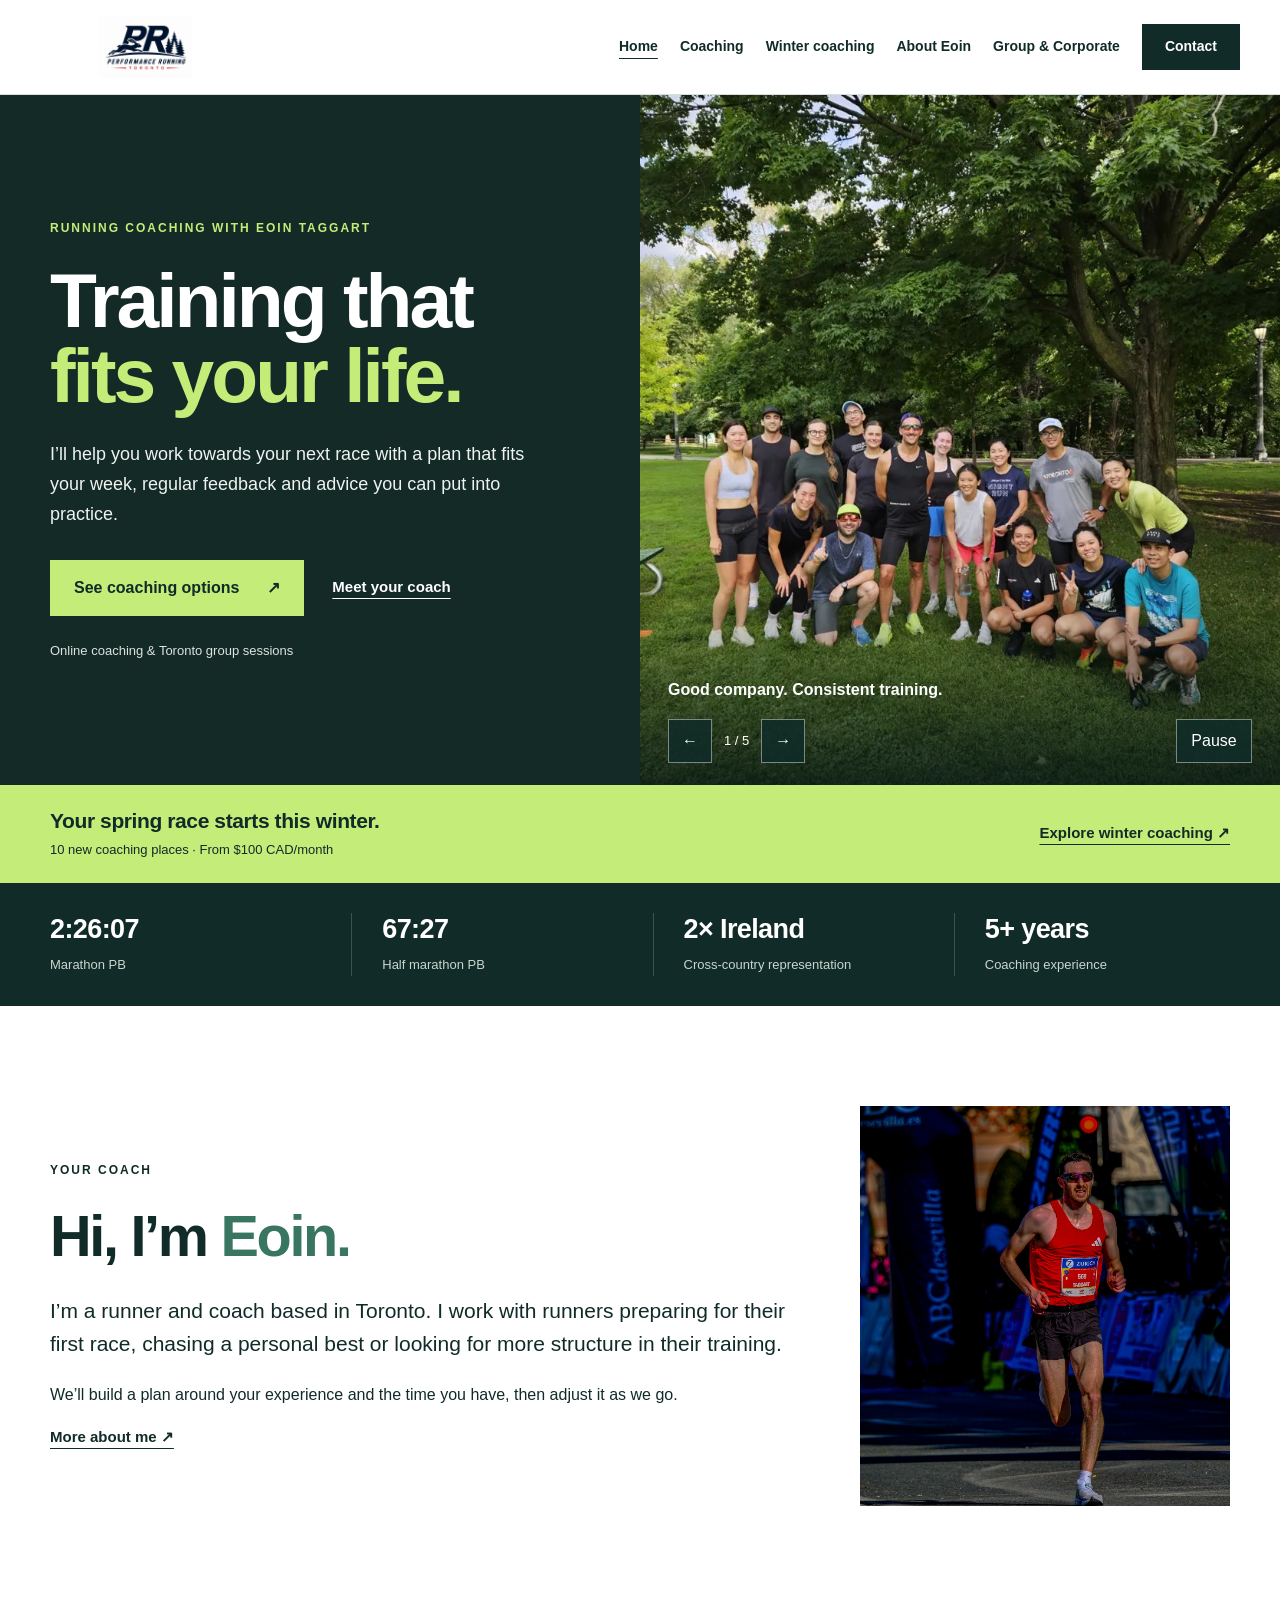
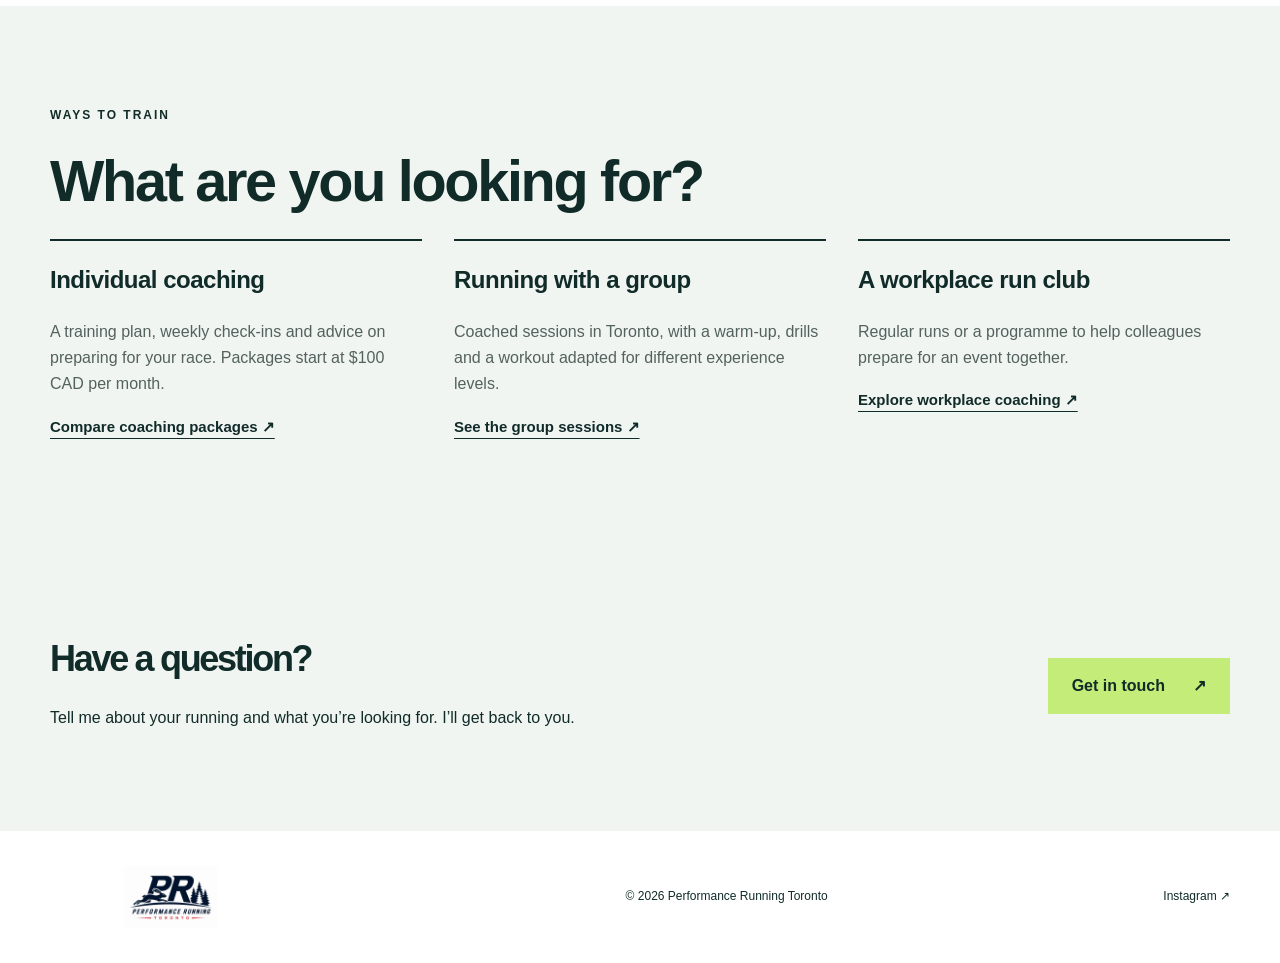
<file: index.html>
<!DOCTYPE html>

<html lang="en-CA">
<head>
<meta charset="utf-8"/>
<meta content="width=device-width, initial-scale=1" name="viewport"/>
<meta content="#102b28" name="theme-color"/>
<title>Running coaching with Eoin Taggart | Performance Running Toronto</title>
<meta content="Individual running coaching, Toronto group sessions and workplace run clubs with Eoin Taggart. Find the support that suits your running." name="description"/>
<link href="https://performance-running.com/" rel="canonical"/>
<link href="/favicon.ico" rel="icon" sizes="any"/>
<meta content="website" property="og:type"/>
<meta content="Running coaching with Eoin Taggart | Performance Running Toronto" property="og:title"/>
<meta content="Individual running coaching, Toronto group sessions and workplace run clubs with Eoin Taggart. Find the support that suits your running." property="og:description"/>
<meta content="https://performance-running.com/" property="og:url"/>
<meta content="https://performance-running.com/images/prt-group-park.webp" property="og:image"/>
<meta content="summary_large_image" name="twitter:card"/>
<link as="image" href="/images/prt-group-park.webp" rel="preload"/>
<link href="/styles.css?v=winter-20261028" rel="stylesheet"/>
<script defer="" src="/script.js?v=media-20261028"></script>
<script defer src="/hero.js?v=autorotate-20261028"></script>
<script type="application/ld+json">
  {"@context":"https://schema.org","@type":"Organization","name":"Performance Running Toronto","url":"https://performance-running.com/","logo":"https://performance-running.com/logo.png","sameAs":["https://www.instagram.com/pr_toronto/"],"founder":{"@type":"Person","name":"Eoin Taggart"},"description":"Personalized running coaching, online training plans and Toronto group sessions."}
  </script>
</head>
<body>
<a class="skip-link" href="#main">Skip to content</a>
<header class="header">
<a aria-label="Performance Running Toronto home" class="brand" href="/"><img alt="Performance Running Toronto" class="brand-logo" src="/Updated_Logo_2026.png"/></a>
<button aria-controls="navigation" aria-expanded="false" class="menu-toggle" hidden="" type="button">Menu <span aria-hidden="true">☰</span></button>
<nav aria-label="Main navigation" id="navigation"><a aria-current="page" href="/">Home</a><a href="/coaching/">Coaching</a><a href="/winter-coaching/">Winter coaching</a><a href="/about/">About Eoin</a><a href="/group-corporate/">Group &amp; Corporate</a><a class="button button-small" href="/contact/">Contact</a></nav>
</header>
<main id="main"><section aria-labelledby="hero-title" class="hero hero-with-gallery" id="home">
<div class="hero-content wrap"><p class="eyebrow">RUNNING COACHING WITH EOIN TAGGART</p><h1 id="hero-title">Training that<br/><em>fits your life.</em></h1><p class="hero-intro">I’ll help you work towards your next race with a plan that fits your week, regular feedback and advice you can put into practice.</p><div class="actions"><a class="button" href="/coaching/">See coaching options <span aria-hidden="true">↗</span></a><a class="text-link" href="/about/">Meet your coach</a></div><p class="hero-note">Online coaching &amp; Toronto group sessions</p></div>
<div class="hero-gallery" role="region" aria-roledescription="carousel" aria-label="Photos and videos from our running sessions" tabindex="0">
  <figure class="hero-slide" role="group" aria-roledescription="slide" aria-label="1 of 5">
    <img src="/images/prt-group-park.webp" alt="Runners together after a session in the park" width="1200" height="900" fetchpriority="high"/>
    <figcaption>Good company. Consistent training.</figcaption>
  </figure>
  <figure class="hero-slide" role="group" aria-roledescription="slide" aria-label="2 of 5" hidden>
    <video muted playsinline loop preload="none" poster="/images/prt-grass-poster.webp" aria-label="Runners training on the grass"><source data-src="/videos/prt-grass-session.mp4" type="video/mp4"/></video>
    <figcaption>Out on the grass.</figcaption>
  </figure>
  <figure class="hero-slide" role="group" aria-roledescription="slide" aria-label="3 of 5" hidden>
    <img src="/images/prt-sunrise-group.webp" alt="A group of runners under a colourful morning sky" width="900" height="1200" loading="lazy"/>
    <figcaption>Early starts, together.</figcaption>
  </figure>
  <figure class="hero-slide" role="group" aria-roledescription="slide" aria-label="4 of 5" hidden>
    <video muted playsinline loop preload="none" poster="/images/prt-road-poster.webp" aria-label="Runners gathering for a park road session"><source data-src="/videos/prt-road-session.mp4" type="video/mp4"/></video>
    <figcaption>A glimpse of a group session.</figcaption>
  </figure>
  <figure class="hero-slide" role="group" aria-roledescription="slide" aria-label="5 of 5" hidden>
    <img src="/images/prt-group-training.webp" alt="Runners lined up together beneath the trees after training" width="900" height="1200" loading="lazy"/>
    <figcaption>Putting in the work.</figcaption>
  </figure>
  <div class="hero-gallery-controls" hidden>
    <button type="button" data-hero-prev aria-label="Previous photo or video">←</button>
    <span data-hero-count aria-live="off">1 / 5</span>
    <button type="button" data-hero-next aria-label="Next photo or video">→</button>
    <button type="button" data-hero-pause>Pause</button>
  </div>
</div>
</section><aside class="winter-banner" aria-label="Winter coaching"><div class="wrap"><div><strong>Your spring race starts this winter.</strong><span>10 new coaching places · From $100 CAD/month</span></div><a class="text-link" href="/winter-coaching/">Explore winter coaching ↗</a></div></aside><div aria-label="Eoin’s running and coaching credentials" class="credentials"><div class="wrap stats"><div><strong>2:26:07</strong><span>Marathon PB</span></div><div><strong>67:27</strong><span>Half marathon PB</span></div><div><strong>2× Ireland</strong><span>Cross-country representation</span></div><div><strong>5+ years</strong><span>Coaching experience</span></div></div></div><section class="section wrap home-intro"><div><p class="eyebrow">YOUR COACH</p><h2>Hi, I’m <em>Eoin.</em></h2><p class="intro">I’m a runner and coach based in Toronto. I work with runners preparing for their first race, chasing a personal best or looking for more structure in their training.</p><p>We’ll build a plan around your experience and the time you have, then adjust it as we go.</p><a class="text-link dark-link" href="/about/">More about me ↗</a></div><img alt="Eoin Taggart running the Seville Marathon" height="2048" loading="lazy" src="/images/eoin-taggart-seville-marathon.jpg" width="1365"/></section>
<section class="section coaching"><div class="wrap"><p class="eyebrow">WAYS TO TRAIN</p><h2>What are you looking for?</h2><div class="home-options"><article><h3>Individual coaching</h3><p>A training plan, weekly check-ins and advice on preparing for your race. Packages start at $100 CAD per month.</p><a class="text-link dark-link" href="/coaching/">Compare coaching packages ↗</a></article><article><h3>Running with a group</h3><p>Coached sessions in Toronto, with a warm-up, drills and a workout adapted for different experience levels.</p><a class="text-link dark-link" href="/group-corporate/">See the group sessions ↗</a></article><article><h3>A workplace run club</h3><p>Regular runs or a programme to help colleagues prepare for an event together.</p><a class="text-link dark-link" href="/group-corporate/#corporate">Explore workplace coaching ↗</a></article></div></div></section><section class="section coaching"><div class="wrap page-cta"><div><h2>Have a question?</h2><p>Tell me about your running and what you’re looking for. I’ll get back to you.</p></div><a class="button" href="/contact/">Get in touch <span aria-hidden="true">↗</span></a></div></section></main>
<footer class="wrap"><a class="brand" href="/"><img alt="Performance Running Toronto" class="brand-logo" src="/Updated_Logo_2026.png"/></a><p>© <span id="year">2026</span> Performance Running Toronto</p><a href="https://www.instagram.com/pr_toronto/" rel="noopener noreferrer" target="_blank">Instagram ↗</a></footer>
</body>
</html>
</file>
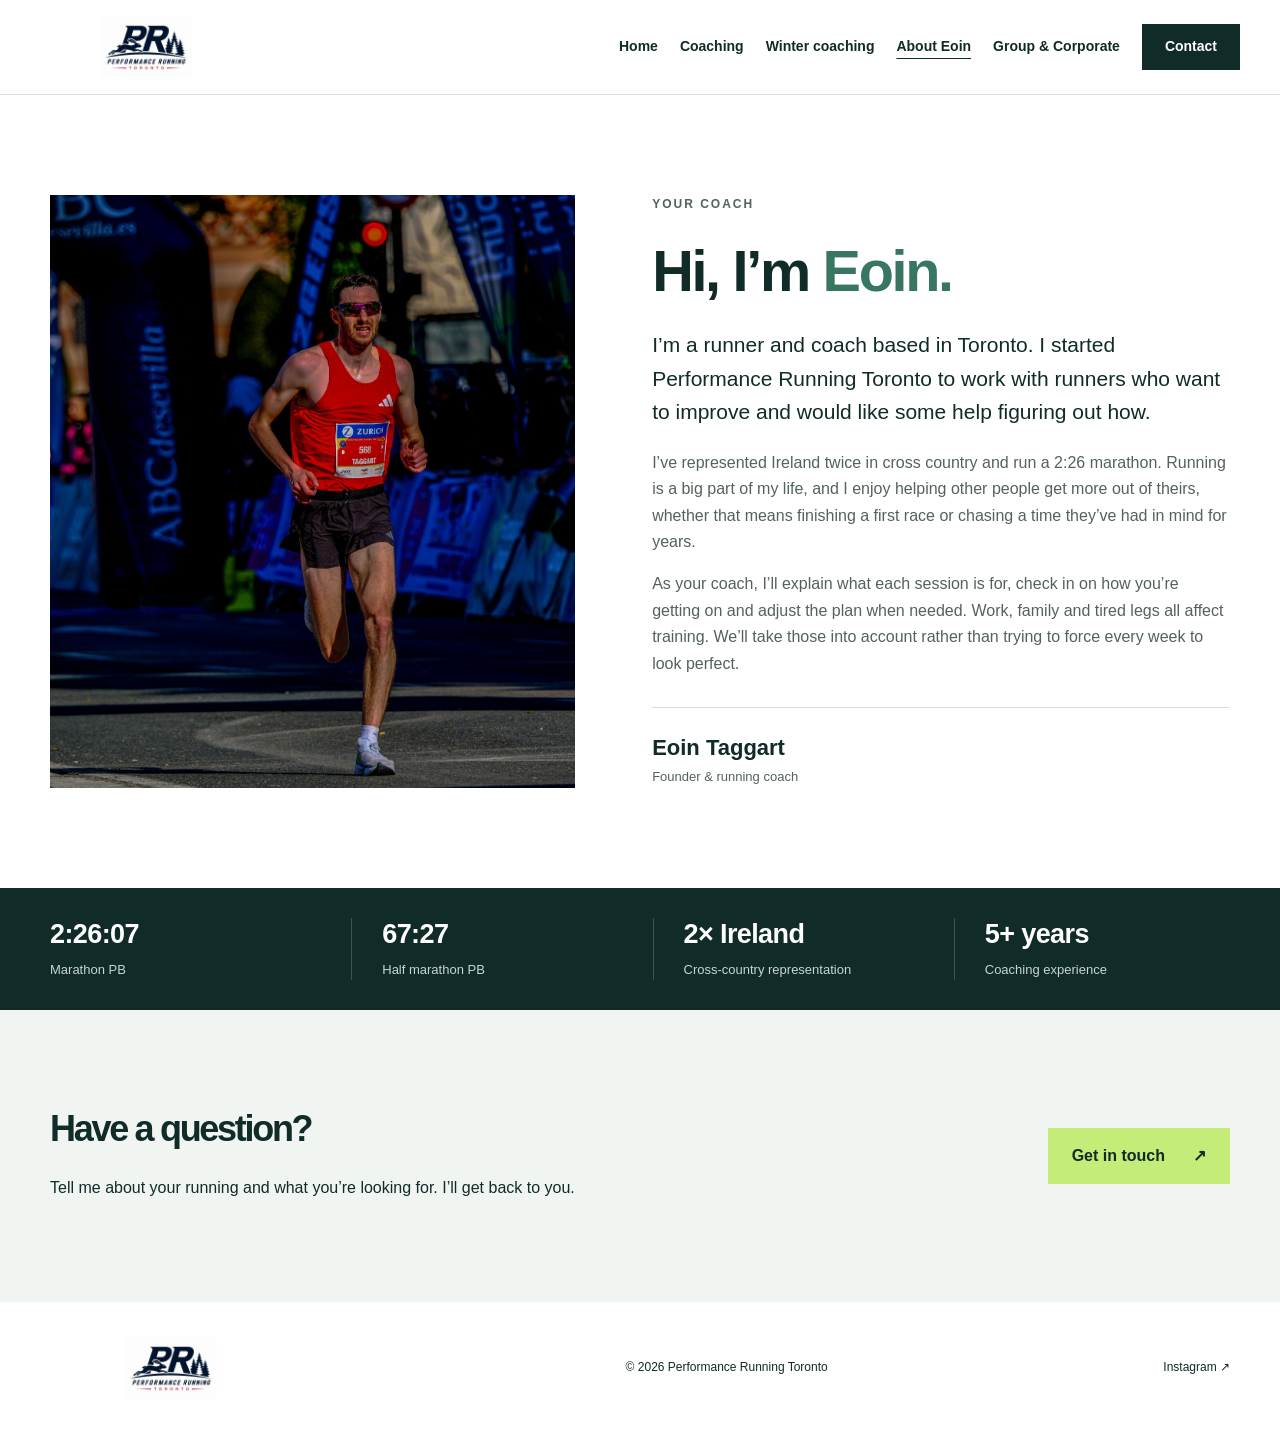
<file: about/index.html>
<!DOCTYPE html>

<html lang="en-CA">
<head>
<meta charset="utf-8"/>
<meta content="width=device-width, initial-scale=1" name="viewport"/>
<meta content="#102b28" name="theme-color"/>
<title>About Eoin | Performance Running Toronto</title>
<meta content="Meet Eoin Taggart, founder of Performance Running Toronto, Irish international runner and coach. Learn about his experience and approach to training." name="description"/>
<link href="https://performance-running.com/about/" rel="canonical"/>
<link href="/favicon.ico" rel="icon" sizes="any"/>
<meta content="website" property="og:type"/>
<meta content="About Eoin | Performance Running Toronto" property="og:title"/>
<meta content="Meet Eoin Taggart, founder of Performance Running Toronto, Irish international runner and coach. Learn about his experience and approach to training." property="og:description"/>
<meta content="https://performance-running.com/about/" property="og:url"/>
<meta content="https://performance-running.com/images/prt-hero.webp" property="og:image"/>
<meta content="summary_large_image" name="twitter:card"/>

<link href="/styles.css?v=winter-20261028" rel="stylesheet"/>
<script defer="" src="/script.js?v=pages-20261028"></script>
<script type="application/ld+json">
  {"@context":"https://schema.org","@type":"Organization","name":"Performance Running Toronto","url":"https://performance-running.com/","logo":"https://performance-running.com/logo.png","sameAs":["https://www.instagram.com/pr_toronto/"],"founder":{"@type":"Person","name":"Eoin Taggart"},"description":"Personalized running coaching, online training plans and Toronto group sessions."}
  </script>
</head>
<body>
<a class="skip-link" href="#main">Skip to content</a>
<header class="header">
<a aria-label="Performance Running Toronto home" class="brand" href="/"><img alt="Performance Running Toronto" class="brand-logo" src="/Updated_Logo_2026.png"/></a>
<button aria-controls="navigation" aria-expanded="false" class="menu-toggle" hidden="" type="button">Menu <span aria-hidden="true">☰</span></button>
<nav aria-label="Main navigation" id="navigation"><a href="/">Home</a><a href="/coaching/">Coaching</a><a href="/winter-coaching/">Winter coaching</a><a aria-current="page" href="/about/">About Eoin</a><a href="/group-corporate/">Group &amp; Corporate</a><a class="button button-small" href="/contact/">Contact</a></nav>
</header>
<main id="main"><section class="section wrap about about-with-photo" id="about"><figure class="coach-photo"><img alt="Eoin Taggart running the Seville Marathon in a red racing vest" decoding="async" height="2048" loading="lazy" src="/images/eoin-taggart-seville-marathon.jpg" width="1365"/></figure><div class="about-copy"><p class="eyebrow">YOUR COACH</p><h1 class="page-title">Hi, I’m <em>Eoin.</em></h1><p class="intro">I’m a runner and coach based in Toronto. I started Performance Running Toronto to work with runners who want to improve and would like some help figuring out how.</p><p>I’ve represented Ireland twice in cross country and run a 2:26 marathon. Running is a big part of my life, and I enjoy helping other people get more out of theirs, whether that means finishing a first race or chasing a time they’ve had in mind for years.</p><p>As your coach, I’ll explain what each session is for, check in on how you’re getting on and adjust the plan when needed. Work, family and tired legs all affect training. We’ll take those into account rather than trying to force every week to look perfect.</p><div class="signature">Eoin Taggart <span>Founder &amp; running coach</span></div></div></section><div aria-label="Eoin’s running and coaching credentials" class="credentials"><div class="wrap stats"><div><strong>2:26:07</strong><span>Marathon PB</span></div><div><strong>67:27</strong><span>Half marathon PB</span></div><div><strong>2× Ireland</strong><span>Cross-country representation</span></div><div><strong>5+ years</strong><span>Coaching experience</span></div></div></div><section class="section coaching"><div class="wrap page-cta"><div><h2>Have a question?</h2><p>Tell me about your running and what you’re looking for. I’ll get back to you.</p></div><a class="button" href="/contact/">Get in touch <span aria-hidden="true">↗</span></a></div></section></main>
<footer class="wrap"><a class="brand" href="/"><img alt="Performance Running Toronto" class="brand-logo" src="/Updated_Logo_2026.png"/></a><p>© <span id="year">2026</span> Performance Running Toronto</p><a href="https://www.instagram.com/pr_toronto/" rel="noopener noreferrer" target="_blank">Instagram ↗</a></footer>
</body>
</html>
</file>
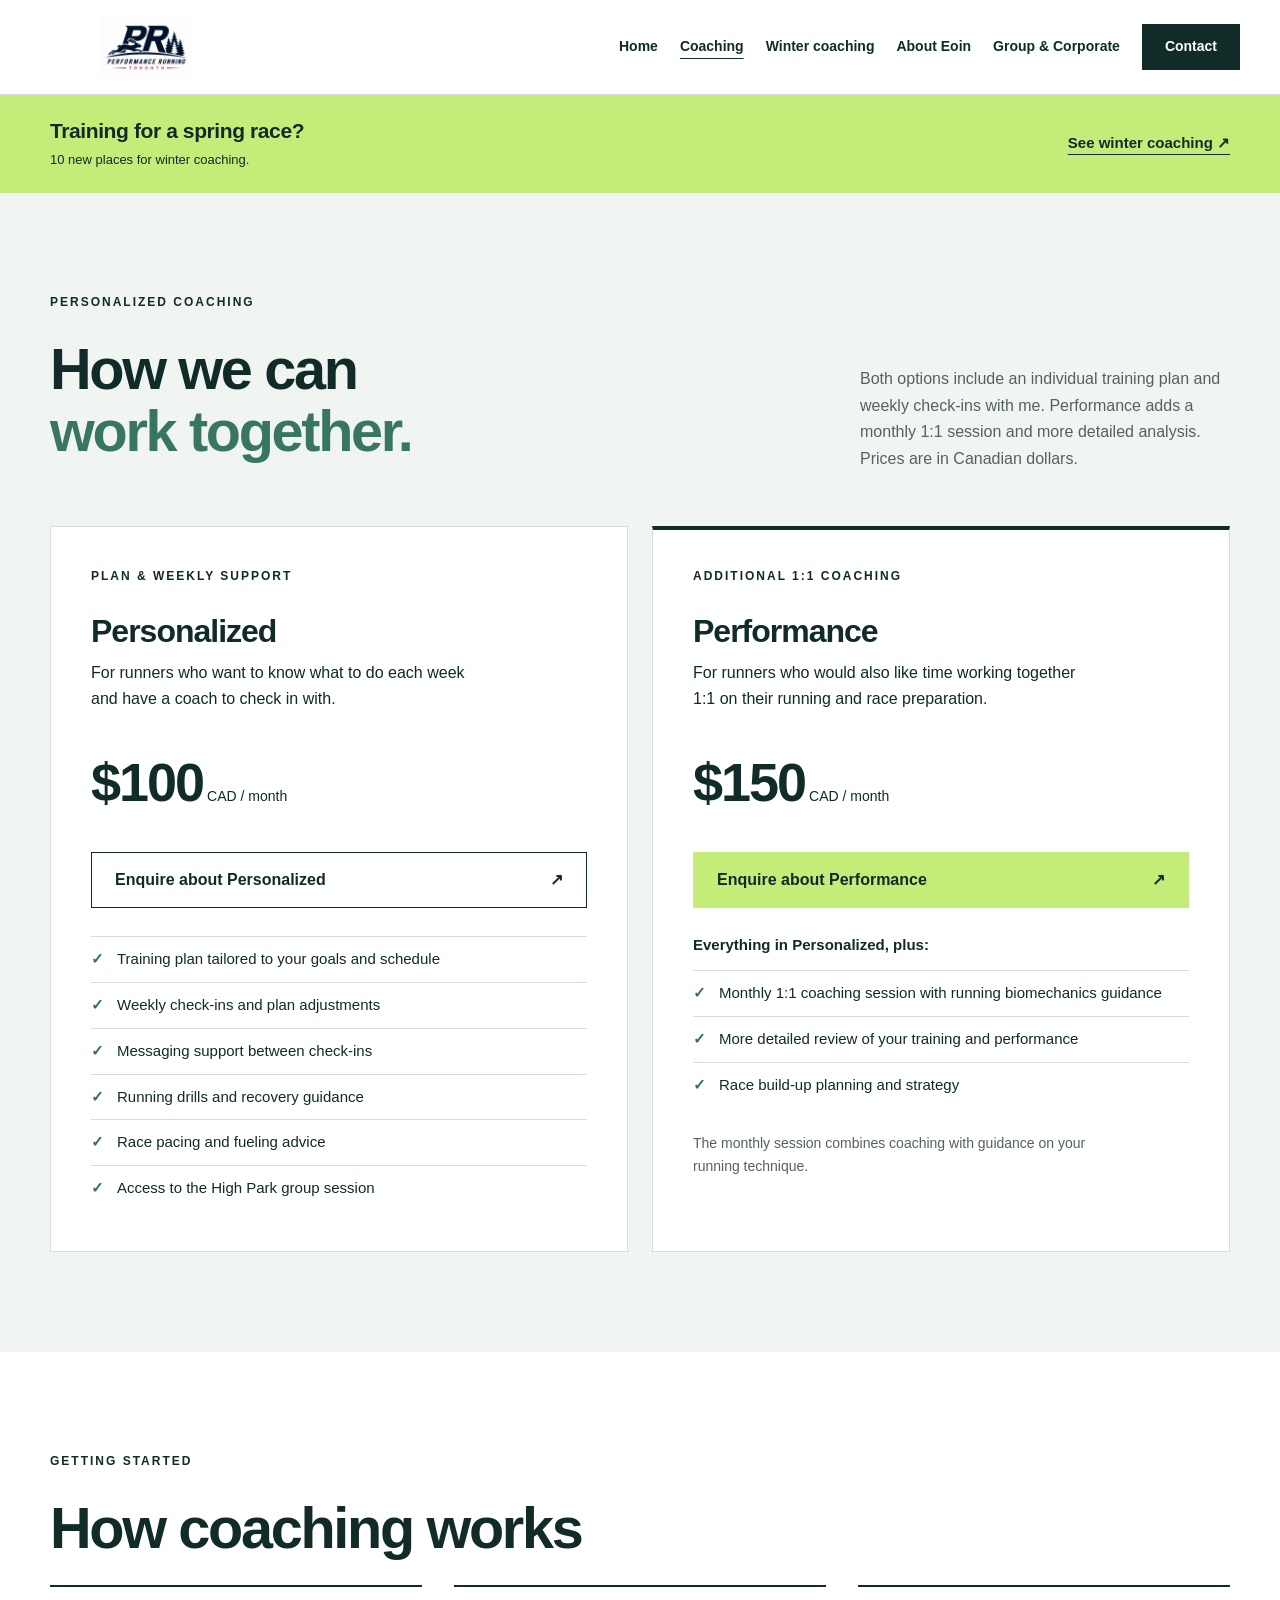
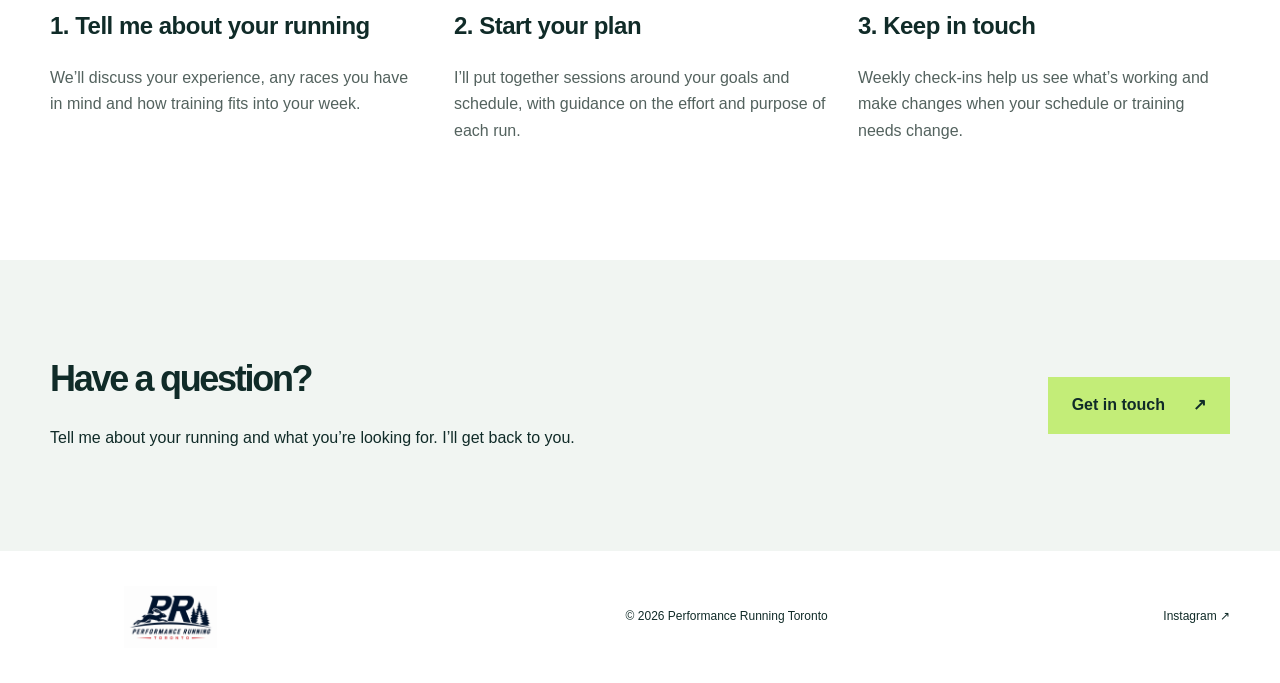
<file: coaching/index.html>
<!DOCTYPE html>

<html lang="en-CA">
<head>
<meta charset="utf-8"/>
<meta content="width=device-width, initial-scale=1" name="viewport"/>
<meta content="#102b28" name="theme-color"/>
<title>Personal running coaching | Performance Running Toronto</title>
<meta content="Compare Personalized coaching at $100 CAD/month and Performance coaching at $150 CAD/month. Individual plans, weekly check-ins and race preparation with Eoin." name="description"/>
<link href="https://performance-running.com/coaching/" rel="canonical"/>
<link href="/favicon.ico" rel="icon" sizes="any"/>
<meta content="website" property="og:type"/>
<meta content="Personal running coaching | Performance Running Toronto" property="og:title"/>
<meta content="Compare Personalized coaching at $100 CAD/month and Performance coaching at $150 CAD/month. Individual plans, weekly check-ins and race preparation with Eoin." property="og:description"/>
<meta content="https://performance-running.com/coaching/" property="og:url"/>
<meta content="https://performance-running.com/images/prt-hero.webp" property="og:image"/>
<meta content="summary_large_image" name="twitter:card"/>

<link href="/styles.css?v=winter-20261028" rel="stylesheet"/>
<script defer="" src="/script.js?v=pages-20261028"></script>
<script type="application/ld+json">
  {"@context":"https://schema.org","@type":"Organization","name":"Performance Running Toronto","url":"https://performance-running.com/","logo":"https://performance-running.com/logo.png","sameAs":["https://www.instagram.com/pr_toronto/"],"founder":{"@type":"Person","name":"Eoin Taggart"},"description":"Personalized running coaching, online training plans and Toronto group sessions."}
  </script>
</head>
<body>
<a class="skip-link" href="#main">Skip to content</a>
<header class="header">
<a aria-label="Performance Running Toronto home" class="brand" href="/"><img alt="Performance Running Toronto" class="brand-logo" src="/Updated_Logo_2026.png"/></a>
<button aria-controls="navigation" aria-expanded="false" class="menu-toggle" hidden="" type="button">Menu <span aria-hidden="true">☰</span></button>
<nav aria-label="Main navigation" id="navigation"><a href="/">Home</a><a aria-current="page" href="/coaching/">Coaching</a><a href="/winter-coaching/">Winter coaching</a><a href="/about/">About Eoin</a><a href="/group-corporate/">Group &amp; Corporate</a><a class="button button-small" href="/contact/">Contact</a></nav>
</header>
<main id="main"><aside class="winter-banner"><div class="wrap"><div><strong>Training for a spring race?</strong><span>10 new places for winter coaching.</span></div><a class="text-link" href="/winter-coaching/">See winter coaching ↗</a></div></aside><section class="coaching section" id="services"><div class="wrap"><div class="section-heading"><div><p class="eyebrow">PERSONALIZED COACHING</p><h1 class="page-title">How we can<br/><em>work together.</em></h1></div><p>Both options include an individual training plan and weekly check-ins with me. Performance adds a monthly 1:1 session and more detailed analysis. Prices are in Canadian dollars.</p></div><div class="plans"><article class="plan"><p class="eyebrow">PLAN &amp; WEEKLY SUPPORT</p><h3>Personalized</h3><p>For runners who want to know what to do each week and have a coach to check in with.</p><p class="price">$100<span> CAD / month</span></p><a class="button button-outline" data-plan="Personalized — $100/month" href="/contact/?plan=Personalized%20%E2%80%94%20%24100/month">Enquire about Personalized <span aria-hidden="true">↗</span></a><ul><li>Training plan tailored to your goals and schedule</li><li>Weekly check-ins and plan adjustments</li><li>Messaging support between check-ins</li><li>Running drills and recovery guidance</li><li>Race pacing and fueling advice</li><li>Access to the High Park group session</li></ul></article><article class="plan plan-featured"><p class="eyebrow">ADDITIONAL 1:1 COACHING</p><h3>Performance</h3><p>For runners who would also like time working together 1:1 on their running and race preparation.</p><p class="price">$150<span> CAD / month</span></p><a class="button" data-plan="Performance — $150/month" href="/contact/?plan=Performance%20%E2%80%94%20%24150/month">Enquire about Performance <span aria-hidden="true">↗</span></a><p class="includes">Everything in Personalized, plus:</p><ul><li>Monthly 1:1 coaching session with running biomechanics guidance</li><li>More detailed review of your training and performance</li><li>Race build-up planning and strategy</li></ul><p class="plan-note">The monthly session combines coaching with guidance on your running technique.</p></article></div></div></section><section class="section wrap"><p class="eyebrow">GETTING STARTED</p><h2>How coaching works</h2><div class="home-options"><article><h3>1. Tell me about your running</h3><p>We’ll discuss your experience, any races you have in mind and how training fits into your week.</p></article><article><h3>2. Start your plan</h3><p>I’ll put together sessions around your goals and schedule, with guidance on the effort and purpose of each run.</p></article><article><h3>3. Keep in touch</h3><p>Weekly check-ins help us see what’s working and make changes when your schedule or training needs change.</p></article></div></section><section class="section coaching"><div class="wrap page-cta"><div><h2>Have a question?</h2><p>Tell me about your running and what you’re looking for. I’ll get back to you.</p></div><a class="button" href="/contact/">Get in touch <span aria-hidden="true">↗</span></a></div></section></main>
<footer class="wrap"><a class="brand" href="/"><img alt="Performance Running Toronto" class="brand-logo" src="/Updated_Logo_2026.png"/></a><p>© <span id="year">2026</span> Performance Running Toronto</p><a href="https://www.instagram.com/pr_toronto/" rel="noopener noreferrer" target="_blank">Instagram ↗</a></footer>
</body>
</html>
</file>
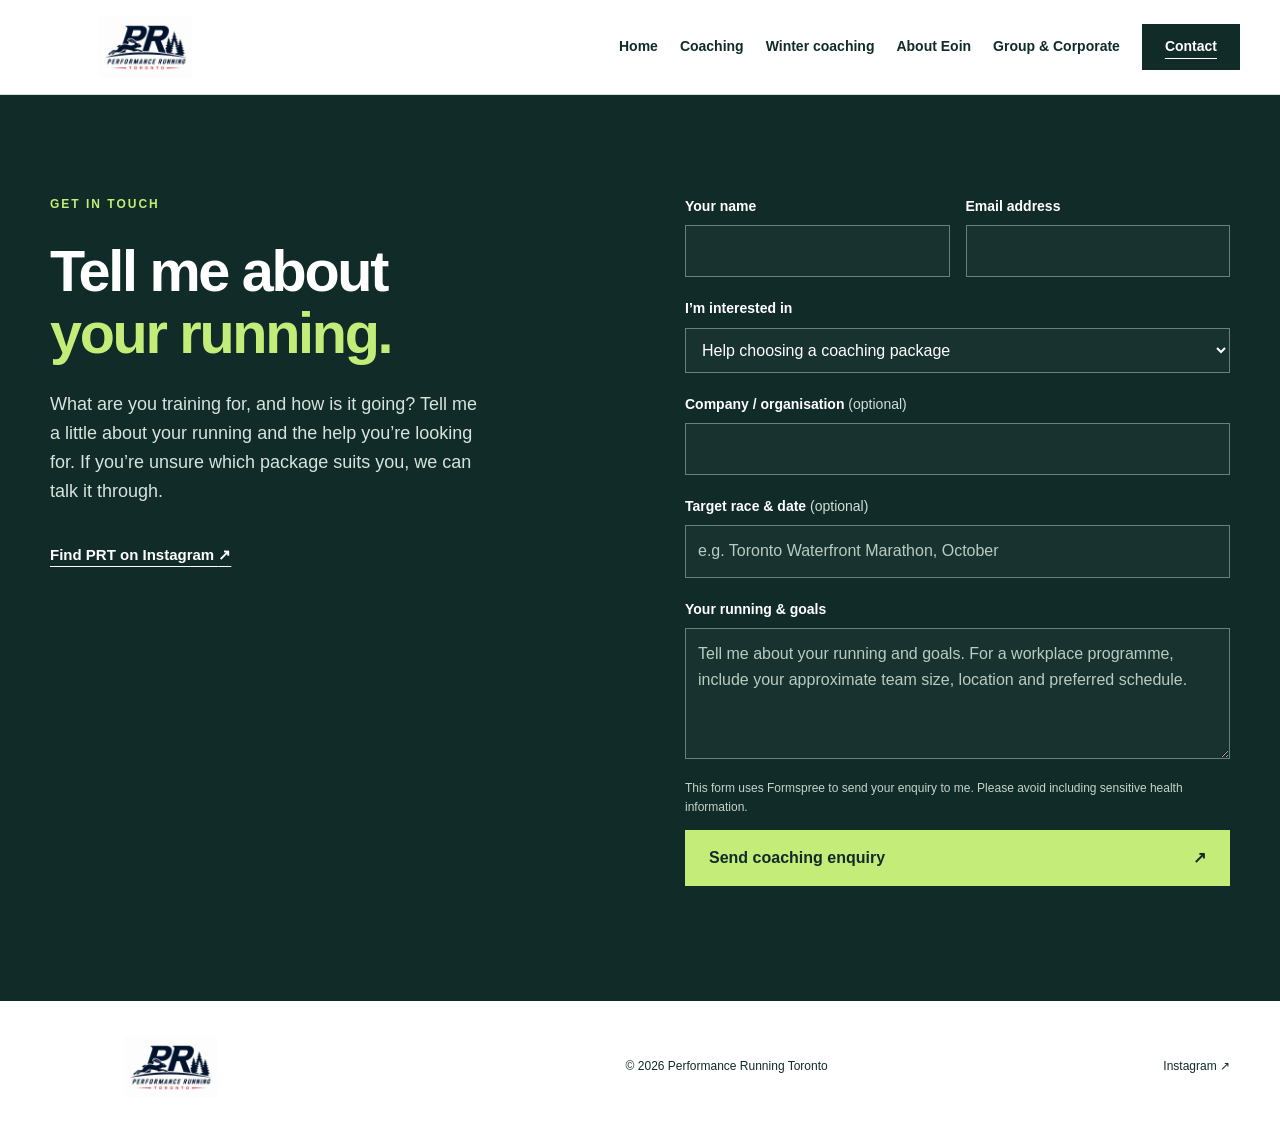
<file: contact/index.html>
<!DOCTYPE html>

<html lang="en-CA">
<head>
<meta charset="utf-8"/>
<meta content="width=device-width, initial-scale=1" name="viewport"/>
<meta content="#102b28" name="theme-color"/>
<title>Contact Eoin | Performance Running Toronto</title>
<meta content="Ask Eoin about individual running coaching, Toronto group sessions or a workplace running programme. Tell him about your goals and the help you need." name="description"/>
<link href="https://performance-running.com/contact/" rel="canonical"/>
<link href="/favicon.ico" rel="icon" sizes="any"/>
<meta content="website" property="og:type"/>
<meta content="Contact Eoin | Performance Running Toronto" property="og:title"/>
<meta content="Ask Eoin about individual running coaching, Toronto group sessions or a workplace running programme. Tell him about your goals and the help you need." property="og:description"/>
<meta content="https://performance-running.com/contact/" property="og:url"/>
<meta content="https://performance-running.com/images/prt-hero.webp" property="og:image"/>
<meta content="summary_large_image" name="twitter:card"/>

<link href="/styles.css?v=winter-20261028" rel="stylesheet"/>
<script defer="" src="/script.js?v=pages-20261028"></script>
<script type="application/ld+json">
  {"@context":"https://schema.org","@type":"Organization","name":"Performance Running Toronto","url":"https://performance-running.com/","logo":"https://performance-running.com/logo.png","sameAs":["https://www.instagram.com/pr_toronto/"],"founder":{"@type":"Person","name":"Eoin Taggart"},"description":"Personalized running coaching, online training plans and Toronto group sessions."}
  </script>
</head>
<body>
<a class="skip-link" href="#main">Skip to content</a>
<header class="header">
<a aria-label="Performance Running Toronto home" class="brand" href="/"><img alt="Performance Running Toronto" class="brand-logo" src="/Updated_Logo_2026.png"/></a>
<button aria-controls="navigation" aria-expanded="false" class="menu-toggle" hidden="" type="button">Menu <span aria-hidden="true">☰</span></button>
<nav aria-label="Main navigation" id="navigation"><a href="/">Home</a><a href="/coaching/">Coaching</a><a href="/winter-coaching/">Winter coaching</a><a href="/about/">About Eoin</a><a href="/group-corporate/">Group &amp; Corporate</a><a aria-current="page" class="button button-small" href="/contact/">Contact</a></nav>
</header>
<main id="main"><section class="contact section" id="contact"><div class="wrap contact-grid"><div><p class="eyebrow">GET IN TOUCH</p><h1 class="page-title">Tell me about<br/><em>your running.</em></h1><p class="intro">What are you training for, and how is it going? Tell me a little about your running and the help you’re looking for. If you’re unsure which package suits you, we can talk it through.</p><a class="text-link" href="https://www.instagram.com/pr_toronto/" rel="noopener noreferrer" target="_blank">Find PRT on Instagram <span aria-hidden="true">↗</span></a></div><form action="https://formspree.io/f/xblawqwn" method="POST"><input name="_subject" type="hidden" value="New PRT coaching enquiry"/><div class="form-row"><div><label for="name">Your name</label><input autocomplete="name" id="name" maxlength="120" name="name" required=""/></div><div><label for="email">Email address</label><input autocomplete="email" id="email" maxlength="254" name="email" required="" type="email"/></div></div><label for="interest">I’m interested in</label><select id="interest" name="interest"><option>Help choosing a coaching package</option><option>Personalized — $100/month</option><option>Performance — $150/month</option><option>Winter coaching — help me choose</option><option>Winter Personalized — $100/month</option><option>Winter Performance — $150/month</option><option>Toronto group sessions</option><option>Corporate running coaching</option></select><label for="company">Company / organisation <span>(optional)</span></label><input autocomplete="organization" id="company" maxlength="200" name="company"/><label for="race">Target race &amp; date <span>(optional)</span></label><input id="race" maxlength="200" name="race" placeholder="e.g. Toronto Waterfront Marathon, October"/><label for="message">Your running &amp; goals</label><textarea id="message" maxlength="5000" name="message" placeholder="Tell me about your running and goals. For a workplace programme, include your approximate team size, location and preferred schedule." required="" rows="4"></textarea><p class="privacy-note">This form uses Formspree to send your enquiry to me. Please avoid including sensitive health information.</p><button class="button" type="submit">Send coaching enquiry <span aria-hidden="true">↗</span></button><p aria-live="polite" id="form-status" role="status"></p></form></div></section></main>
<footer class="wrap"><a class="brand" href="/"><img alt="Performance Running Toronto" class="brand-logo" src="/Updated_Logo_2026.png"/></a><p>© <span id="year">2026</span> Performance Running Toronto</p><a href="https://www.instagram.com/pr_toronto/" rel="noopener noreferrer" target="_blank">Instagram ↗</a></footer>
</body>
</html>
</file>
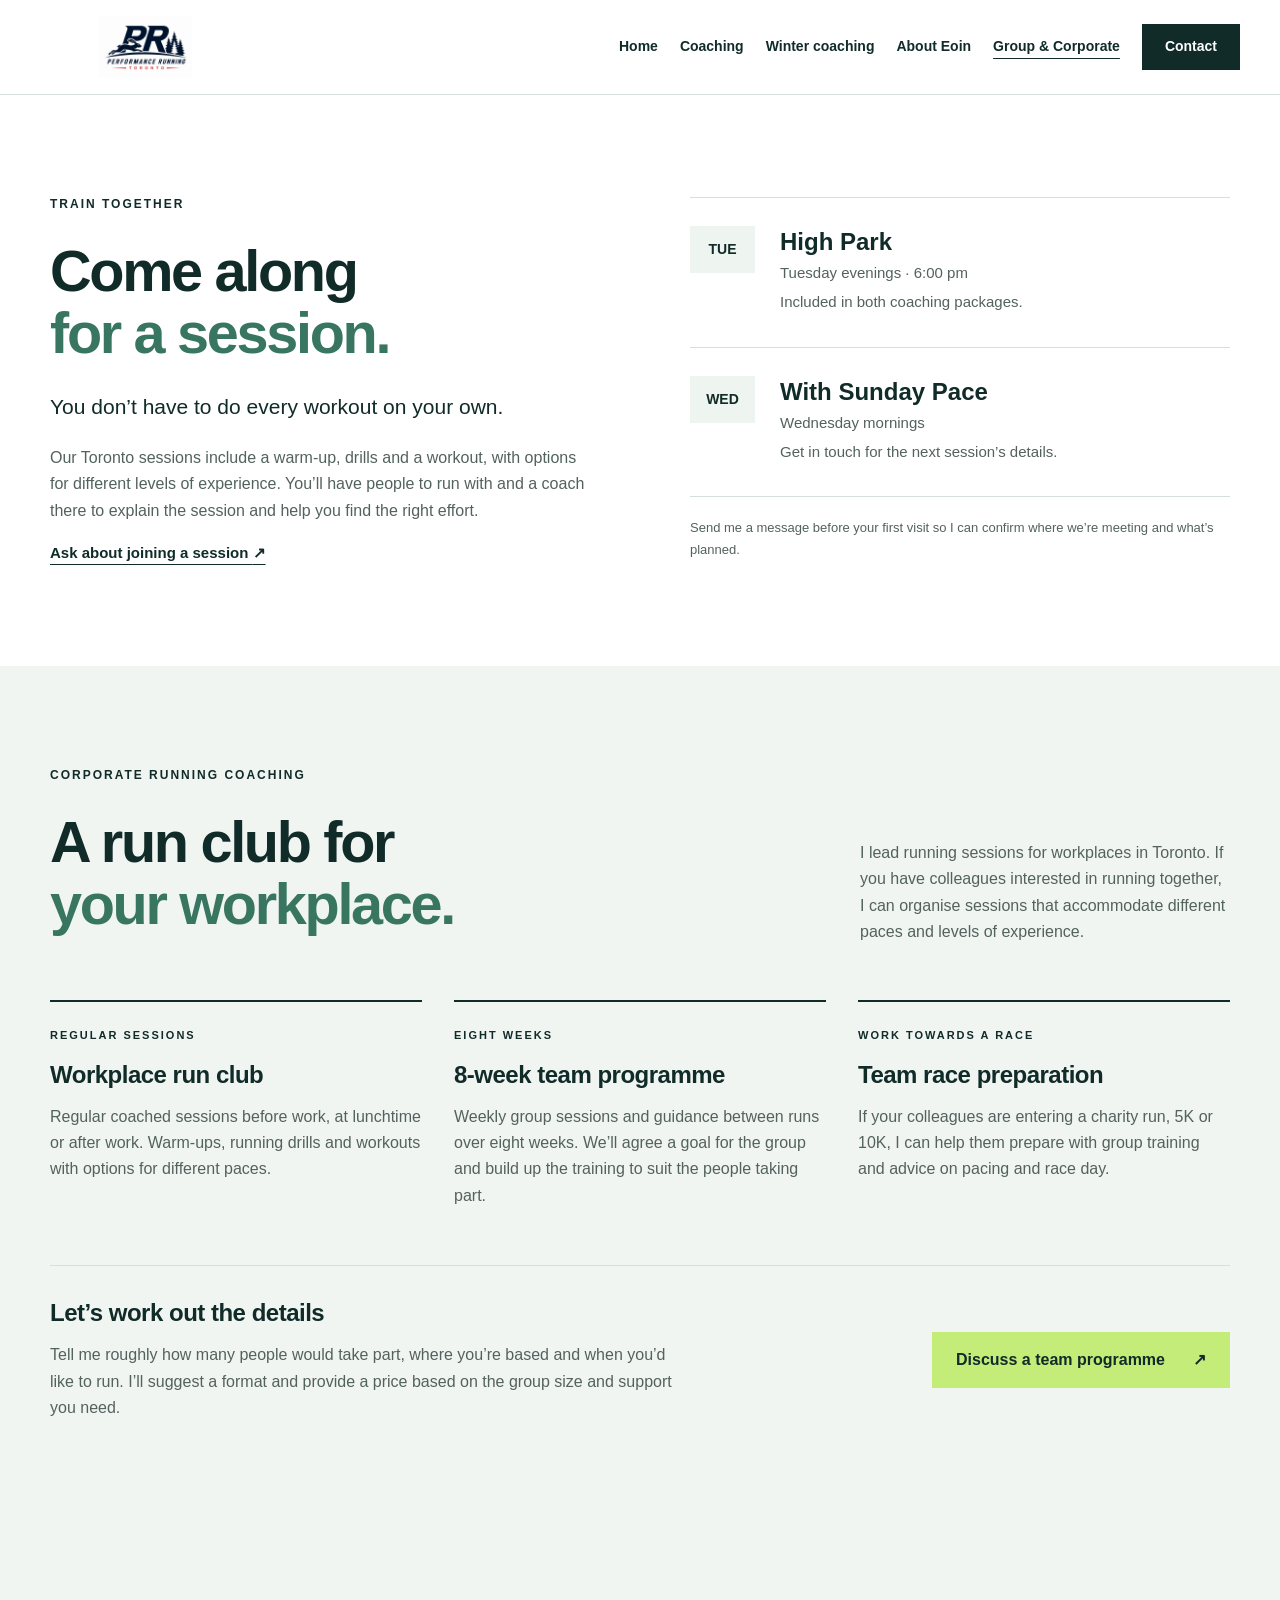
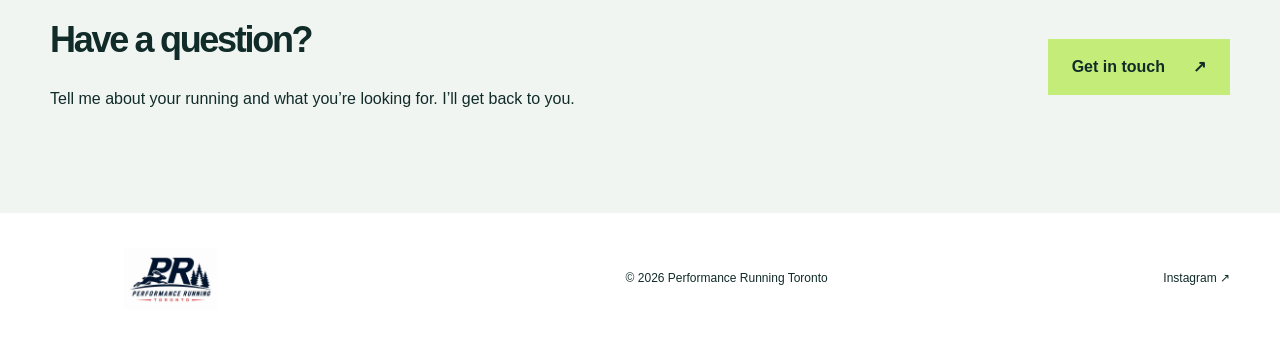
<file: group-corporate/index.html>
<!DOCTYPE html>

<html lang="en-CA">
<head>
<meta charset="utf-8"/>
<meta content="width=device-width, initial-scale=1" name="viewport"/>
<meta content="#102b28" name="theme-color"/>
<title>Group sessions &amp; corporate coaching | Performance Running Toronto</title>
<meta content="Join coached running sessions in Toronto or organise a workplace run club, eight-week programme or team race preparation with Eoin Taggart." name="description"/>
<link href="https://performance-running.com/group-corporate/" rel="canonical"/>
<link href="/favicon.ico" rel="icon" sizes="any"/>
<meta content="website" property="og:type"/>
<meta content="Group sessions &amp; corporate coaching | Performance Running Toronto" property="og:title"/>
<meta content="Join coached running sessions in Toronto or organise a workplace run club, eight-week programme or team race preparation with Eoin Taggart." property="og:description"/>
<meta content="https://performance-running.com/group-corporate/" property="og:url"/>
<meta content="https://performance-running.com/images/prt-hero.webp" property="og:image"/>
<meta content="summary_large_image" name="twitter:card"/>

<link href="/styles.css?v=winter-20261028" rel="stylesheet"/>
<script defer="" src="/script.js?v=pages-20261028"></script>
<script type="application/ld+json">
  {"@context":"https://schema.org","@type":"Organization","name":"Performance Running Toronto","url":"https://performance-running.com/","logo":"https://performance-running.com/logo.png","sameAs":["https://www.instagram.com/pr_toronto/"],"founder":{"@type":"Person","name":"Eoin Taggart"},"description":"Personalized running coaching, online training plans and Toronto group sessions."}
  </script>
</head>
<body>
<a class="skip-link" href="#main">Skip to content</a>
<header class="header">
<a aria-label="Performance Running Toronto home" class="brand" href="/"><img alt="Performance Running Toronto" class="brand-logo" src="/Updated_Logo_2026.png"/></a>
<button aria-controls="navigation" aria-expanded="false" class="menu-toggle" hidden="" type="button">Menu <span aria-hidden="true">☰</span></button>
<nav aria-label="Main navigation" id="navigation"><a href="/">Home</a><a href="/coaching/">Coaching</a><a href="/winter-coaching/">Winter coaching</a><a href="/about/">About Eoin</a><a aria-current="page" href="/group-corporate/">Group &amp; Corporate</a><a class="button button-small" href="/contact/">Contact</a></nav>
</header>
<main id="main"><section class="section wrap group" id="group"><div><p class="eyebrow">TRAIN TOGETHER</p><h1 class="page-title">Come along<br/><em>for a session.</em></h1><p class="intro">You don’t have to do every workout on your own.</p><p>Our Toronto sessions include a warm-up, drills and a workout, with options for different levels of experience. You’ll have people to run with and a coach there to explain the session and help you find the right effort.</p><a class="text-link dark-link" data-plan="Toronto group sessions" href="/contact/?plan=Toronto%20group%20sessions">Ask about joining a session <span aria-hidden="true">↗</span></a></div><div class="session-list"><article><span class="session-day">TUE</span><div><h3>High Park</h3><p>Tuesday evenings · 6:00 pm</p><p>Included in both coaching packages.</p></div></article><article><span class="session-day">WED</span><div><h3>With Sunday Pace</h3><p>Wednesday mornings</p><p>Get in touch for the next session’s details.</p></div></article><p class="session-note">Send me a message before your first visit so I can confirm where we’re meeting and what’s planned.</p></div></section><section aria-labelledby="corporate-title" class="corporate section" id="corporate">
<div class="wrap">
<div class="section-heading">
<div><p class="eyebrow">CORPORATE RUNNING COACHING</p><h2 id="corporate-title">A run club for<br/><em>your workplace.</em></h2></div>
<p>I lead running sessions for workplaces in Toronto. If you have colleagues interested in running together, I can organise sessions that accommodate different paces and levels of experience.</p>
</div>
<div class="corporate-options">
<article><p class="eyebrow">REGULAR SESSIONS</p><h3>Workplace run club</h3><p>Regular coached sessions before work, at lunchtime or after work. Warm-ups, running drills and workouts with options for different paces.</p></article>
<article><p class="eyebrow">EIGHT WEEKS</p><h3>8-week team programme</h3><p>Weekly group sessions and guidance between runs over eight weeks. We’ll agree a goal for the group and build up the training to suit the people taking part.</p></article>
<article><p class="eyebrow">WORK TOWARDS A RACE</p><h3>Team race preparation</h3><p>If your colleagues are entering a charity run, 5K or 10K, I can help them prepare with group training and advice on pacing and race day.</p></article>
</div>
<div class="corporate-enquiry"><div><h3>Let’s work out the details</h3><p>Tell me roughly how many people would take part, where you’re based and when you’d like to run. I’ll suggest a format and provide a price based on the group size and support you need.</p></div><a class="button" data-plan="Corporate running coaching" href="/contact/?plan=Corporate%20running%20coaching">Discuss a team programme <span aria-hidden="true">↗</span></a></div>
</div>
</section><section class="section coaching"><div class="wrap page-cta"><div><h2>Have a question?</h2><p>Tell me about your running and what you’re looking for. I’ll get back to you.</p></div><a class="button" href="/contact/">Get in touch <span aria-hidden="true">↗</span></a></div></section></main>
<footer class="wrap"><a class="brand" href="/"><img alt="Performance Running Toronto" class="brand-logo" src="/Updated_Logo_2026.png"/></a><p>© <span id="year">2026</span> Performance Running Toronto</p><a href="https://www.instagram.com/pr_toronto/" rel="noopener noreferrer" target="_blank">Instagram ↗</a></footer>
</body>
</html>
</file>
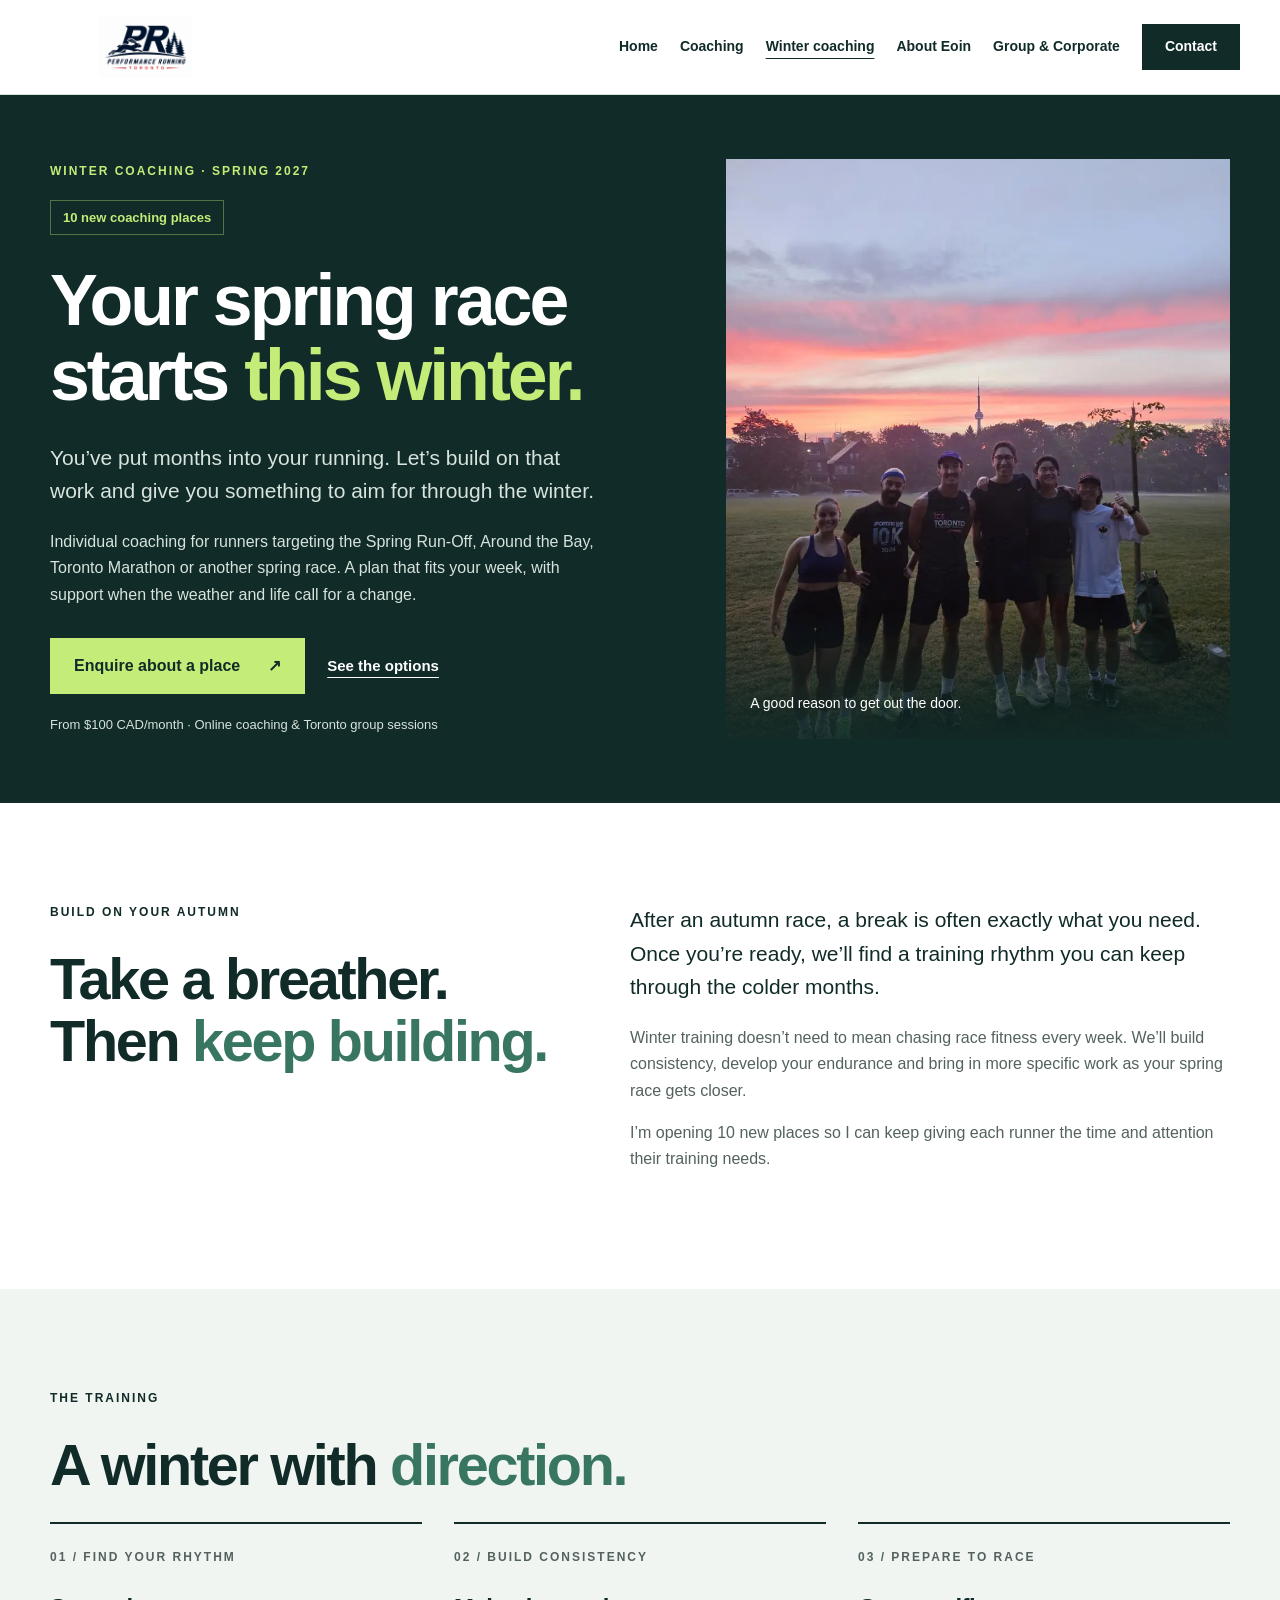
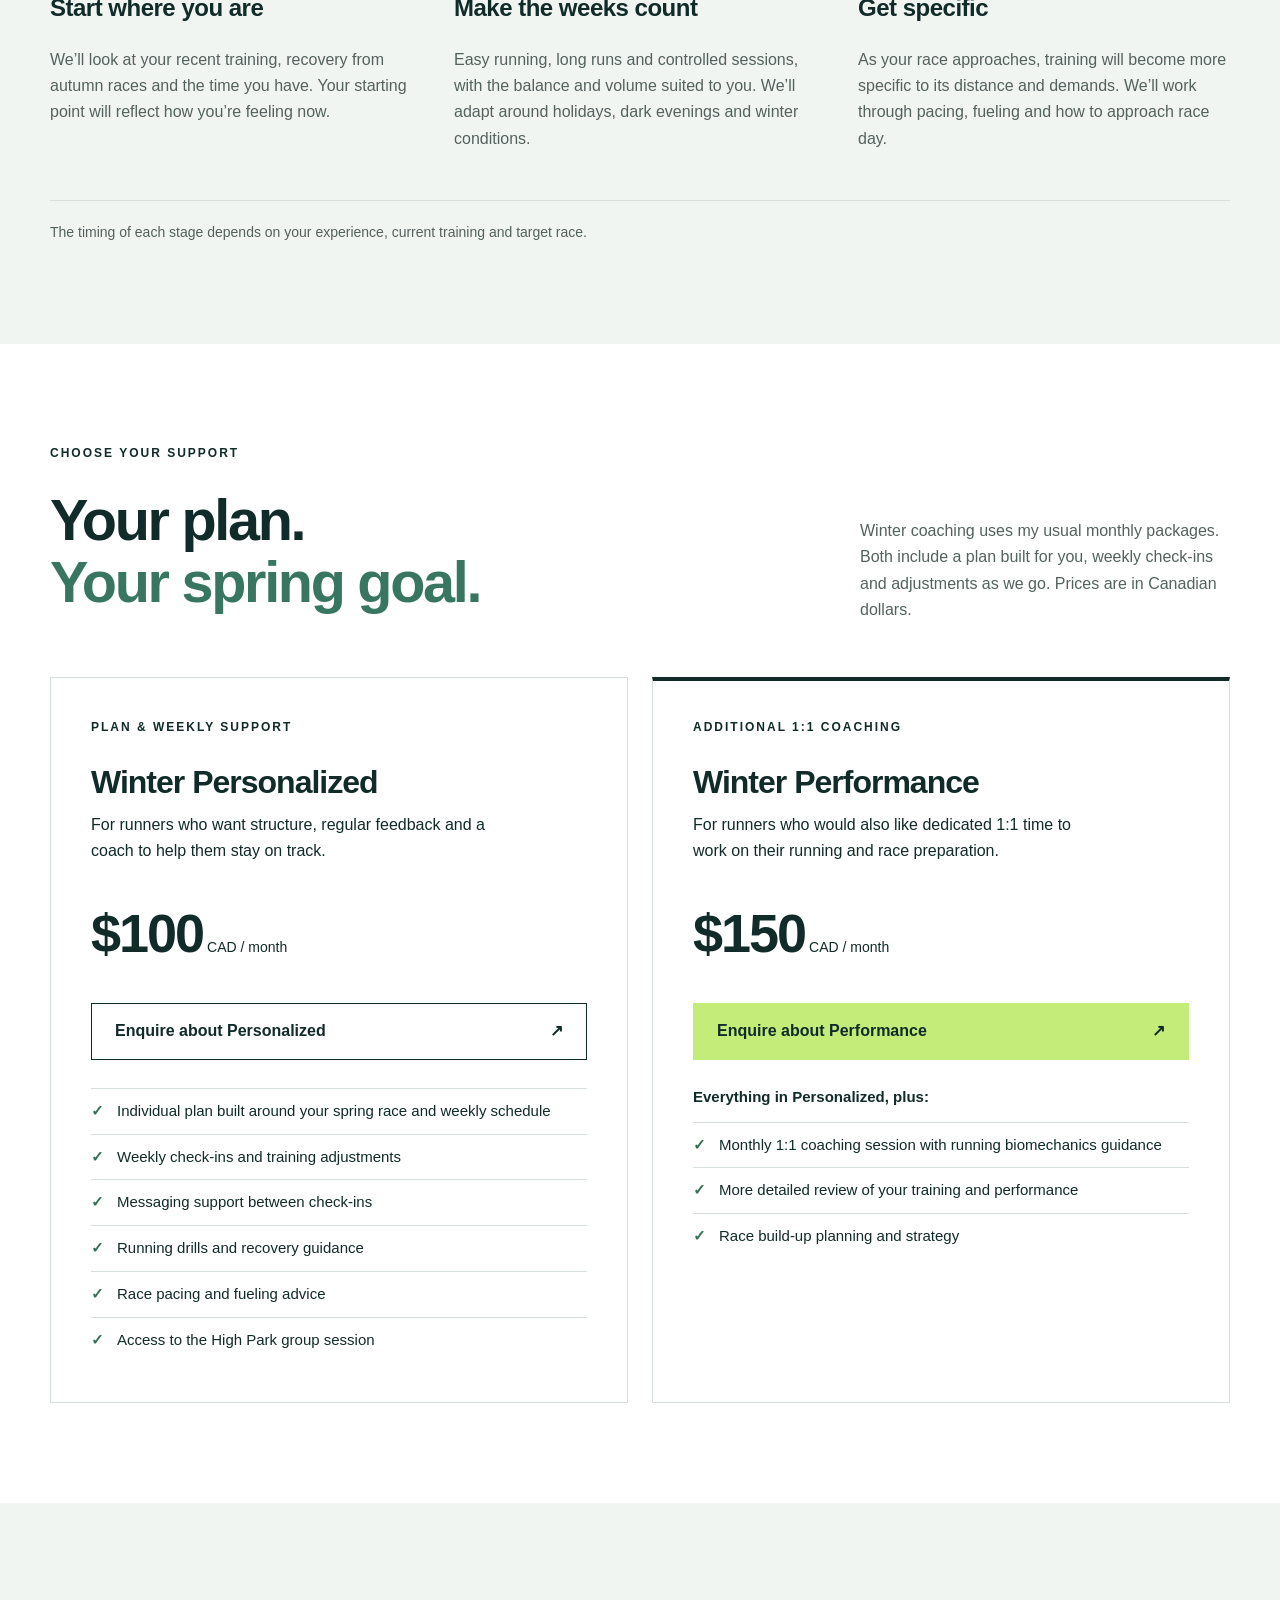
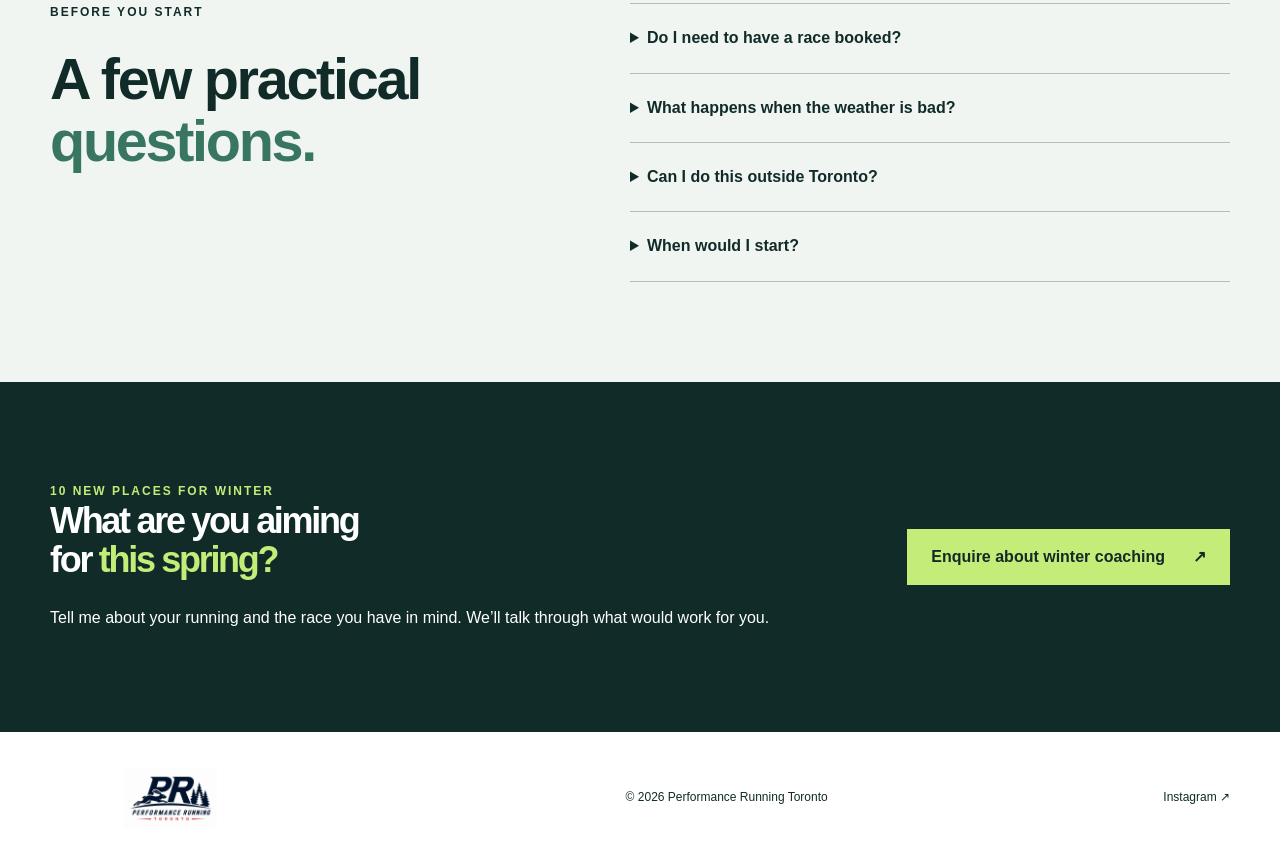
<file: winter-coaching/index.html>
<!DOCTYPE html>

<html lang="en-CA">
<head>
<meta charset="utf-8"/>
<meta content="width=device-width, initial-scale=1" name="viewport"/>
<meta content="#102b28" name="theme-color"/>
<title>Winter running coaching for spring races | Performance Running Toronto</title>
<meta content="Build on your autumn fitness and prepare for your spring race with Eoin Taggart. 10 new winter coaching places, from $100 CAD per month." name="description"/>
<link href="https://performance-running.com/winter-coaching/" rel="canonical"/>
<link href="/favicon.ico" rel="icon" sizes="any"/>
<meta content="website" property="og:type"/>
<meta content="Winter running coaching for spring races | Performance Running Toronto" property="og:title"/>
<meta content="Build on your autumn fitness and prepare for your spring race with Eoin Taggart. 10 new winter coaching places, from $100 CAD per month." property="og:description"/>
<meta content="https://performance-running.com/winter-coaching/" property="og:url"/>
<meta content="https://performance-running.com/images/prt-sunrise-group.webp" property="og:image"/>
<meta content="summary_large_image" name="twitter:card"/>

<link href="/styles.css?v=winter-20261028" rel="stylesheet"/>
<script defer="" src="/script.js?v=pages-20261028"></script>
<script type="application/ld+json">
  {"@context":"https://schema.org","@type":"Organization","name":"Performance Running Toronto","url":"https://performance-running.com/","logo":"https://performance-running.com/logo.png","sameAs":["https://www.instagram.com/pr_toronto/"],"founder":{"@type":"Person","name":"Eoin Taggart"},"description":"Personalized running coaching, online training plans and Toronto group sessions."}
  </script>
</head>
<body>
<a class="skip-link" href="#main">Skip to content</a>
<header class="header">
<a aria-label="Performance Running Toronto home" class="brand" href="/"><img alt="Performance Running Toronto" class="brand-logo" src="/Updated_Logo_2026.png"/></a>
<button aria-controls="navigation" aria-expanded="false" class="menu-toggle" hidden="" type="button">Menu <span aria-hidden="true">☰</span></button>
<nav aria-label="Main navigation" id="navigation"><a href="/">Home</a><a href="/coaching/">Coaching</a><a href="/winter-coaching/" aria-current="page">Winter coaching</a><a href="/about/">About Eoin</a><a href="/group-corporate/">Group &amp; Corporate</a><a class="button button-small" href="/contact/">Contact</a></nav>
</header>
<main id="main">
<section class="winter-hero" aria-labelledby="winter-title"><div class="wrap winter-hero-grid">
<div class="winter-hero-copy"><p class="eyebrow">WINTER COACHING · SPRING 2027</p><p class="winter-capacity">10 new coaching places</p><h1 id="winter-title">Your spring race<br/>starts <em>this winter.</em></h1><p class="intro">You’ve put months into your running. Let’s build on that work and give you something to aim for through the winter.</p><p>Individual coaching for runners targeting the Spring Run-Off, Around the Bay, Toronto Marathon or another spring race. A plan that fits your week, with support when the weather and life call for a change.</p><div class="actions"><a class="button" href="/contact/?plan=Winter%20coaching%20%E2%80%94%20help%20me%20choose">Enquire about a place <span aria-hidden="true">↗</span></a><a class="text-link" href="#winter-options">See the options</a></div><p class="winter-small">From $100 CAD/month · Online coaching &amp; Toronto group sessions</p></div>
<figure class="winter-photo"><img src="/images/prt-sunrise-group.webp" width="900" height="1200" alt="Runners together beneath a colourful early morning sky" fetchpriority="high"/><figcaption>A good reason to get out the door.</figcaption></figure>
</div></section>
<section class="section wrap winter-intro"><div><p class="eyebrow">BUILD ON YOUR AUTUMN</p><h2>Take a breather.<br/>Then <em>keep building.</em></h2></div><div><p class="intro">After an autumn race, a break is often exactly what you need. Once you’re ready, we’ll find a training rhythm you can keep through the colder months.</p><p>Winter training doesn’t need to mean chasing race fitness every week. We’ll build consistency, develop your endurance and bring in more specific work as your spring race gets closer.</p><p>I’m opening 10 new places so I can keep giving each runner the time and attention their training needs.</p></div></section>
<section class="section coaching"><div class="wrap"><p class="eyebrow">THE TRAINING</p><h2>A winter with <em>direction.</em></h2><div class="home-options"><article><p class="eyebrow">01 / FIND YOUR RHYTHM</p><h3>Start where you are</h3><p>We’ll look at your recent training, recovery from autumn races and the time you have. Your starting point will reflect how you’re feeling now.</p></article><article><p class="eyebrow">02 / BUILD CONSISTENCY</p><h3>Make the weeks count</h3><p>Easy running, long runs and controlled sessions, with the balance and volume suited to you. We’ll adapt around holidays, dark evenings and winter conditions.</p></article><article><p class="eyebrow">03 / PREPARE TO RACE</p><h3>Get specific</h3><p>As your race approaches, training will become more specific to its distance and demands. We’ll work through pacing, fueling and how to approach race day.</p></article></div><p class="winter-section-note">The timing of each stage depends on your experience, current training and target race.</p></div></section>
<section class="section wrap" id="winter-options"><div class="section-heading"><div><p class="eyebrow">CHOOSE YOUR SUPPORT</p><h2>Your plan.<br/><em>Your spring goal.</em></h2></div><p>Winter coaching uses my usual monthly packages. Both include a plan built for you, weekly check-ins and adjustments as we go. Prices are in Canadian dollars.</p></div><div class="plans"><article class="plan"><p class="eyebrow">PLAN &amp; WEEKLY SUPPORT</p><h3>Winter Personalized</h3><p>For runners who want structure, regular feedback and a coach to help them stay on track.</p><p class="price">$100<span> CAD / month</span></p><a class="button button-outline" href="/contact/?plan=Winter%20Personalized%20%E2%80%94%20%24100%2Fmonth">Enquire about Personalized <span aria-hidden="true">↗</span></a><ul><li>Individual plan built around your spring race and weekly schedule</li><li>Weekly check-ins and training adjustments</li><li>Messaging support between check-ins</li><li>Running drills and recovery guidance</li><li>Race pacing and fueling advice</li><li>Access to the High Park group session</li></ul></article><article class="plan plan-featured"><p class="eyebrow">ADDITIONAL 1:1 COACHING</p><h3>Winter Performance</h3><p>For runners who would also like dedicated 1:1 time to work on their running and race preparation.</p><p class="price">$150<span> CAD / month</span></p><a class="button" href="/contact/?plan=Winter%20Performance%20%E2%80%94%20%24150%2Fmonth">Enquire about Performance <span aria-hidden="true">↗</span></a><p class="includes">Everything in Personalized, plus:</p><ul><li>Monthly 1:1 coaching session with running biomechanics guidance</li><li>More detailed review of your training and performance</li><li>Race build-up planning and strategy</li></ul></article></div></section>
<section class="section coaching"><div class="wrap winter-faq"><div><p class="eyebrow">BEFORE YOU START</p><h2>A few practical<br/><em>questions.</em></h2></div><div><details><summary>Do I need to have a race booked?</summary><p>No. Tell me what you’re considering and we can work out a suitable goal. You can also start by building a consistent routine.</p></details><details><summary>What happens when the weather is bad?</summary><p>We’ll adjust the session to suit the conditions. That might mean moving a workout, using a treadmill or changing the effort. The plan should help you train consistently through winter.</p></details><details><summary>Can I do this outside Toronto?</summary><p>Yes. Individual coaching is available online. The High Park group session is there for runners who can join in Toronto.</p></details><details><summary>When would I start?</summary><p>Send me an enquiry with your spring goal and recent training. We’ll discuss a suitable starting point and timing, including any recovery you need after an autumn race.</p></details></div></div></section>
<section class="contact section"><div class="wrap page-cta"><div><p class="eyebrow">10 NEW PLACES FOR WINTER</p><h2>What are you aiming<br/>for <em>this spring?</em></h2><p>Tell me about your running and the race you have in mind. We’ll talk through what would work for you.</p></div><a class="button" href="/contact/?plan=Winter%20coaching%20%E2%80%94%20help%20me%20choose">Enquire about winter coaching <span aria-hidden="true">↗</span></a></div></section>
</main>
<footer class="wrap"><a class="brand" href="/"><img alt="Performance Running Toronto" class="brand-logo" src="/Updated_Logo_2026.png"/></a><p>© <span id="year">2026</span> Performance Running Toronto</p><a href="https://www.instagram.com/pr_toronto/" rel="noopener noreferrer" target="_blank">Instagram ↗</a></footer>
</body>
</html>
</file>
<file: styles.css>
:root{--ink:#102b28;--green:#c3ed78;--paper:#fff;--muted:#53625e;--line:#d6dfdb}*{box-sizing:border-box}html{scroll-behavior:smooth;scroll-padding-top:100px}body{margin:0;background:var(--paper);color:var(--ink);font-family:Arial,Helvetica,sans-serif;font-size:16px;line-height:1.65}a{color:inherit;text-decoration:none}button,input,select,textarea{font:inherit}button,a,input,select,textarea{-webkit-tap-highlight-color:transparent}a:focus-visible,button:focus-visible{outline:3px solid #488de0;outline-offset:6px}input:focus,select:focus,textarea:focus{outline:3px solid var(--green);outline-offset:2px}.wrap{width:min(1180px,calc(100% - 80px));margin-inline:auto}.header{position:sticky;top:0;z-index:20;min-height:90px;display:flex;align-items:center;justify-content:space-between;padding:16px 40px;background:#fff;border-bottom:1px solid var(--line);gap:24px}.brand{display:flex;align-items:center;gap:14px;flex-shrink:0}.brand-mark{font-size:38px;font-weight:900;letter-spacing:-4px;line-height:1}.brand-mark span{color:#397868}.brand-name{font-size:12px;font-weight:800;letter-spacing:1.1px;line-height:1.4;border-left:1px solid var(--line);padding-left:14px}nav{display:flex;align-items:center;gap:32px;font-size:14px;font-weight:700}nav>a:hover,.dark-link:hover{color:#33705e}.button{display:inline-flex;align-items:center;justify-content:space-between;gap:28px;background:var(--green);color:var(--ink);padding:16px 23px;border:1px solid transparent;font-weight:700;font-size:16px;cursor:pointer;line-height:1.4;transition:background .2s}.button:hover{background:#d6ffa0}.button-small{padding:12px 22px;background:var(--ink);color:white;font-size:14px}.button-small:hover{background:#265447}.menu-toggle{background:none;border:1px solid var(--line);padding:8px 12px;color:var(--ink)}.hero{position:relative;isolation:isolate;color:white;background:#142a27;min-height:690px;display:flex;flex-direction:column;justify-content:center}.hero-image{position:absolute;inset:0;width:100%;height:100%;object-fit:cover;object-position:center;z-index:-2}.hero:after{content:"";position:absolute;inset:0;background:linear-gradient(90deg,rgba(7,23,20,.94),rgba(7,23,20,.67) 40%,rgba(7,23,20,.05) 80%);z-index:-1}.hero-content{padding-block:85px}.eyebrow{font-size:12px;letter-spacing:2px;font-weight:700;margin:0 0 25px}.hero .eyebrow,.contact .eyebrow{color:var(--green)}h1,h2,h3,p{margin-top:0}h1{font-size:clamp(64px,7.8vw,112px);line-height:.97;letter-spacing:-5px;margin-bottom:28px;font-weight:800}em{font-style:normal;color:#387662}h1 em,.contact h2 em{color:var(--green)}.hero-intro{font-size:18px;line-height:1.65;max-width:480px;color:#eef3ef;margin-bottom:30px}.actions{display:flex;gap:28px;align-items:center;flex-wrap:wrap}.text-link{font-size:15px;font-weight:700;text-decoration:underline;text-underline-offset:6px}.text-link:hover{opacity:.8}.hero-note{font-size:13px;margin:24px 0 0;color:#dbe4dd}.hero-bottom{display:flex;justify-content:space-between;border-top:1px solid #ffffff45;padding-block:18px;font-size:12px;letter-spacing:.6px}.credentials{background:var(--ink);color:white}.stats{display:grid;grid-template-columns:repeat(4,1fr);padding-block:30px;gap:25px}.stats div+div{border-left:1px solid #ffffff30;padding-left:30px}.stats strong{display:block;font-size:27px;letter-spacing:-.6px;line-height:1.2}.stats span{font-size:13px;color:#c9d5ce;display:block;margin-top:9px}.section{padding-block:100px}h2{font-size:clamp(38px,4.5vw,62px);letter-spacing:-2.3px;line-height:1.08;margin-bottom:26px}.about{display:grid;grid-template-columns:1fr 1.1fr;gap:90px}.intro{font-size:21px;line-height:1.6}.about-copy>p:not(.intro),.group p:not(.eyebrow):not(.intro){color:var(--muted)}.signature{margin-top:30px;border-top:1px solid var(--line);padding-top:22px;font-size:22px;font-weight:700}.signature span{display:block;font-size:13px;font-weight:400;color:var(--muted)}.coaching{background:#f1f5f2}.section-heading{display:flex;justify-content:space-between;align-items:flex-end;gap:40px;margin-bottom:38px}.section-heading>p{max-width:370px;color:var(--muted)}.plans{display:grid;grid-template-columns:1fr 1fr;gap:24px}.plan{padding:40px;background:white;border:1px solid var(--line)}.plan h3{font-size:32px;letter-spacing:-1px;margin-bottom:10px;line-height:1.2}.plan>p:not(.eyebrow):not(.price){max-width:400px}.price{font-size:54px;font-weight:700;letter-spacing:-2px;margin:25px 0}.price span{font-size:14px;letter-spacing:0;font-weight:400}.plan .button{display:flex;width:100%;text-align:left}.button-outline{border-color:var(--ink);background:transparent}.button-outline:hover{background:#eef5e9}.plan ul{list-style:none;padding:0;margin:28px 0 0}.plan li{padding:10px 0 10px 26px;position:relative;border-top:1px solid var(--line);font-size:15px}.plan li:before{content:"✓";position:absolute;left:0;color:#367052;font-weight:bold}.plan-featured{border-top:4px solid var(--ink);padding-top:37px}.includes{font-weight:bold;margin:25px 0 0;font-size:15px}.plan-featured ul{margin-top:12px}.plan-note{font-size:14px;color:var(--muted);margin-top:25px}.group{display:grid;grid-template-columns:1fr 1fr;gap:100px;align-items:center}.session-list article{display:flex;gap:25px;border-top:1px solid var(--line);padding:28px 0}.session-day{font-size:14px;font-weight:700;background:#eef4ef;padding:12px;align-self:flex-start;min-width:65px;text-align:center}.session-list h3{font-size:24px;margin:0 0 4px;line-height:1.3}.session-list p{margin-bottom:4px;font-size:15px}.session-list .session-note{font-size:13px;border-top:1px solid var(--line);padding-top:20px}.contact{background:var(--ink);color:white}.contact-grid{display:grid;grid-template-columns:1fr 1fr;gap:90px}.contact .intro{font-size:18px;color:#d7e3dc;max-width:430px}.contact .text-link{display:inline-block;margin-top:20px}.form-row{display:grid;grid-template-columns:1fr 1fr;gap:16px}label{display:block;font-size:14px;margin-bottom:7px;font-weight:700}label span{font-weight:400;color:#d3ded7}input,select,textarea{display:block;width:100%;max-width:100%;min-width:0;border:1px solid #688078;border-radius:0;background:#ffffff08;color:white;padding:12px;margin-bottom:20px}select option{background:var(--ink);color:white}textarea{resize:vertical}input::placeholder,textarea::placeholder{color:#b8ccc1;opacity:1}.privacy-note{font-size:12px;color:#c5d4ca;line-height:1.6}form .button{width:100%}form button:disabled{opacity:.65;cursor:wait}#form-status{margin:15px 0 0;font-size:14px}footer{display:flex;align-items:center;justify-content:space-between;gap:25px;padding-block:35px}footer p,footer>a:last-child{font-size:12px;margin:0}.skip-link{position:fixed;top:-100px;left:20px;background:white;padding:12px;z-index:100}.skip-link:focus{top:10px}@media(min-width:801px){.menu-toggle{display:none}}@media(max-width:1000px){nav{gap:18px}.wrap{width:calc(100% - 48px)}.header{padding-inline:24px}.about,.group,.contact-grid{gap:40px}.plan{padding:28px}.plan-featured{padding-top:25px}}@media(max-width:800px){.header{flex-wrap:wrap;min-height:78px}.brand-name{font-size:10px}.brand-mark{font-size:33px}.menu-toggle:not([hidden]){display:block}nav{width:100%;flex-wrap:wrap;padding-top:10px;gap:18px}.js nav:not(.is-open){display:none}.hero{min-height:650px}.hero-image{object-position:65% center}.hero:after{background:linear-gradient(90deg,rgba(7,23,20,.92),rgba(7,23,20,.58))}.hero-content{padding-block:70px}h1{letter-spacing:-3px}.hero-bottom{gap:20px}.hero-bottom span:last-child{display:none}.stats{grid-template-columns:1fr 1fr;gap:25px}.stats div+div{padding-left:0;border-left:0}.stats strong{font-size:25px}.section{padding-block:65px}.about,.group,.contact-grid,.plans{grid-template-columns:1fr;gap:30px}.section-heading{display:block}.section-heading>p{max-width:100%}.about h2 br{display:none}.plan{padding:30px}.plan-featured{padding-top:27px}footer{flex-wrap:wrap}footer p{order:3;flex-basis:100%}}@media(max-width:420px){.wrap{width:calc(100% - 36px)}.header{padding-inline:18px}.hero-intro{font-size:16px}.hero .eyebrow{font-size:11px;letter-spacing:1.1px}.actions{gap:23px}.form-row{grid-template-columns:1fr;gap:0}.plan{padding-inline:22px}.button{gap:15px;font-size:15px}.session-list article{gap:15px}h2{letter-spacing:-1.4px}}@media(prefers-reduced-motion:reduce){html{scroll-behavior:auto}*{transition:none!important}}

.brand-logo{display:block;width:240px;height:62px;object-fit:contain}@media(max-width:420px){.brand-logo{width:205px;height:54px}}

/* Coach introduction portrait */
.about-with-photo{align-items:center;gap:clamp(32px,6vw,90px)}
.coach-photo{margin:0;width:100%;max-width:300px;justify-self:center}
.coach-photo img{display:block;width:100%;height:auto}
@media(max-width:800px){.about-with-photo{gap:32px}.coach-photo{max-width:240px}.about-with-photo h2 br{display:initial}}

/* Match the desktop portrait to the full introduction height. */
@media(min-width:801px){
  .about-with-photo{align-items:stretch}
  .about-with-photo .coach-photo{position:relative;max-width:none;min-height:0;align-self:stretch}
  .about-with-photo .coach-photo img{position:absolute;inset:0;width:100%;height:100%;object-fit:cover;object-position:center}
}

/* Corporate coaching */
.corporate{background:#f1f5f2}
.corporate-options{display:grid;grid-template-columns:repeat(3,minmax(0,1fr));gap:32px}
.corporate-options article{border-top:2px solid var(--ink);padding-top:24px}
.corporate-options .eyebrow{margin-bottom:16px;font-size:11px}
.corporate h3{font-size:24px;line-height:1.25;letter-spacing:-.5px;margin-bottom:14px}
.corporate-options p:not(.eyebrow),.corporate-enquiry p{color:var(--muted)}
.corporate-enquiry{display:flex;align-items:center;justify-content:space-between;gap:32px;border-top:1px solid var(--line);margin-top:40px;padding-top:32px}
.corporate-enquiry>div{max-width:640px}
.corporate-enquiry p{margin:0}
.corporate-enquiry .button{flex-shrink:0}
@media(min-width:801px) and (max-width:1100px){.header{gap:16px}.header .brand-logo{width:180px}nav{gap:16px;font-size:13px}.corporate-enquiry{align-items:flex-start;flex-direction:column}}
@media(max-width:800px){.corporate-options{grid-template-columns:1fr;gap:24px}.corporate-enquiry{align-items:flex-start;flex-direction:column}.corporate-enquiry .button{max-width:100%}}

/* Shared layouts for the five-page website. */
nav a[aria-current="page"]{text-decoration:underline;text-underline-offset:7px}
.page-title{font-size:clamp(38px,4.5vw,62px);letter-spacing:-2.3px;line-height:1.08;margin-bottom:26px}
.page-title em{color:#387662}.contact .page-title em{color:var(--green)}
.home-intro{display:grid;grid-template-columns:1.4fr .7fr;gap:70px;align-items:center}
.home-intro img{display:block;width:100%;height:400px;object-fit:cover;object-position:center}
.home-options{display:grid;grid-template-columns:repeat(3,minmax(0,1fr));gap:32px}
.home-options article{border-top:2px solid var(--ink);padding-top:24px}
.home-options h3{font-size:24px;line-height:1.25;letter-spacing:-.5px}
.home-options p{color:var(--muted)}
.page-cta{display:flex;justify-content:space-between;align-items:center;gap:32px}.page-cta h2{font-size:36px}.page-cta p{margin-bottom:0}.page-cta .button{flex-shrink:0}
@media(min-width:801px) and (max-width:1100px){nav{gap:14px}.header .brand-logo{width:160px}}
@media(max-width:800px){.home-intro,.home-options{grid-template-columns:1fr;gap:32px}.home-intro img{max-width:320px;height:380px;justify-self:center}.page-cta{align-items:flex-start;flex-direction:column}.page-title{letter-spacing:-1.4px}}

/* Homepage photos and training clips. Keep portrait footage separate from the copy. */
.hero-with-gallery{display:grid;grid-template-columns:1fr 1fr;min-height:690px;align-items:stretch}
.hero-with-gallery:after{display:none}
.hero-with-gallery .hero-content{width:auto;margin:0;padding:80px max(40px,calc((100vw - 1180px)/2));padding-right:40px;align-self:center}
.hero-with-gallery h1{font-size:clamp(58px,6vw,88px);letter-spacing:-3px}
.hero-gallery{position:relative;min-width:0;overflow:hidden;background:#1e3932}
.hero-slide{position:absolute;inset:0;margin:0}
.hero-slide[hidden]{display:none}
.hero-slide img,.hero-slide video{display:block;width:100%;height:100%;object-fit:cover;object-position:center}
.hero-slide:first-child img{object-position:62% center}
.hero-slide figcaption{position:absolute;inset:auto 0 0;padding:80px 28px 82px;background:linear-gradient(transparent,rgba(7,23,20,.85));font-size:16px;font-weight:700;pointer-events:none}
.hero-gallery-controls{position:absolute;bottom:22px;left:28px;right:28px;display:flex;align-items:center;gap:12px;color:white}
.hero-gallery-controls[hidden]{display:none}
.hero-gallery-controls button{background:#102b28dd;color:white;border:1px solid #ffffff70;min-width:44px;min-height:44px;cursor:pointer;padding:8px 12px}
.hero-gallery-controls button:hover{background:#244c40}
.hero-gallery-controls [data-hero-pause]{margin-left:auto;min-width:76px}
.hero-gallery-controls span{font-size:13px;font-variant-numeric:tabular-nums}
@media(max-width:1000px) and (min-width:801px){.hero-with-gallery .hero-content{padding-left:24px;padding-right:24px}.hero-with-gallery h1{font-size:58px}}
@media(max-width:800px){.hero-with-gallery{grid-template-columns:1fr;min-height:0}.hero-with-gallery .hero-content{padding:55px 24px}.hero-with-gallery h1{font-size:clamp(56px,10vw,76px)}.hero-gallery{aspect-ratio:4/3;min-height:320px}.hero-slide:first-child img{object-position:center}.hero-slide video{object-position:center 65%}.hero-slide figcaption{padding-left:24px}.hero-gallery-controls{left:24px;right:24px}}
@media(max-width:420px){.hero-with-gallery .hero-content{padding-inline:18px}}

/* Winter coaching campaign. */
.winter-hero{background:var(--ink);color:white;padding-block:64px}
.winter-hero-grid{display:grid;grid-template-columns:1.2fr 1fr;align-items:center;gap:72px}
.winter-hero .eyebrow{color:var(--green);margin-bottom:18px}
.winter-capacity{display:inline-block;border:1px solid #c3ed7860;color:var(--green);padding:6px 12px;font-size:13px;font-weight:700;margin-bottom:28px}
.winter-hero h1{font-size:clamp(48px,5.6vw,76px);letter-spacing:-3px;line-height:1.04}
.winter-hero-copy>p:not(.eyebrow):not(.winter-capacity){color:#d7e3dc;max-width:560px}
.winter-hero .actions{margin-top:30px;gap:22px}.winter-small{font-size:13px;margin:20px 0 0}
.winter-photo{position:relative;align-self:stretch;margin:0;min-height:580px}
.winter-photo img{position:absolute;inset:0;display:block;width:100%;height:100%;object-fit:cover;object-position:center 62%}
.winter-photo figcaption{position:absolute;inset:auto 0 0;padding:80px 24px 24px;background:linear-gradient(transparent,#102b28dd);font-size:14px}
.winter-intro,.winter-faq{display:grid;grid-template-columns:1fr 1.2fr;gap:80px}
.winter-intro p:not(.eyebrow):not(.intro){color:var(--muted)}
.winter-section-note{font-size:14px;color:var(--muted);margin:32px 0 0;border-top:1px solid var(--line);padding-top:20px}
.winter-faq details{border-top:1px solid #afc1b5;padding:21px 0}
.winter-faq details:last-child{border-bottom:1px solid #afc1b5}
.winter-faq summary{font-weight:700;cursor:pointer;padding-right:16px}
.winter-faq details p{color:var(--muted);margin:14px 0 0}
.winter-faq summary:focus-visible{outline:3px solid #488de0;outline-offset:6px}
.winter-banner{background:var(--green);color:var(--ink);padding-block:22px}
.winter-banner>.wrap{display:flex;align-items:center;justify-content:space-between;gap:24px}
.winter-banner strong{display:block;font-size:21px;line-height:1.3;letter-spacing:-.4px}
.winter-banner span{display:block;font-size:13px;margin-top:5px}.winter-banner a{flex-shrink:0}
@media(min-width:801px){.header nav{gap:22px}.header .brand-logo{width:210px}}
@media(min-width:801px) and (max-width:1100px){.header nav{gap:12px;font-size:12px}.header .brand-logo{width:150px}.winter-hero-grid{gap:32px}.winter-hero h1{font-size:54px}}
@media(max-width:800px){.winter-hero{padding-block:48px}.winter-hero-grid,.winter-intro,.winter-faq{grid-template-columns:1fr;gap:32px}.winter-hero h1{font-size:clamp(48px,9vw,68px);letter-spacing:-2px}.winter-photo{min-height:0;aspect-ratio:4/3}.winter-photo img{object-position:center 65%}.winter-banner>.wrap{align-items:flex-start;flex-direction:column;gap:14px}.winter-banner strong{font-size:20px}}
</file>
